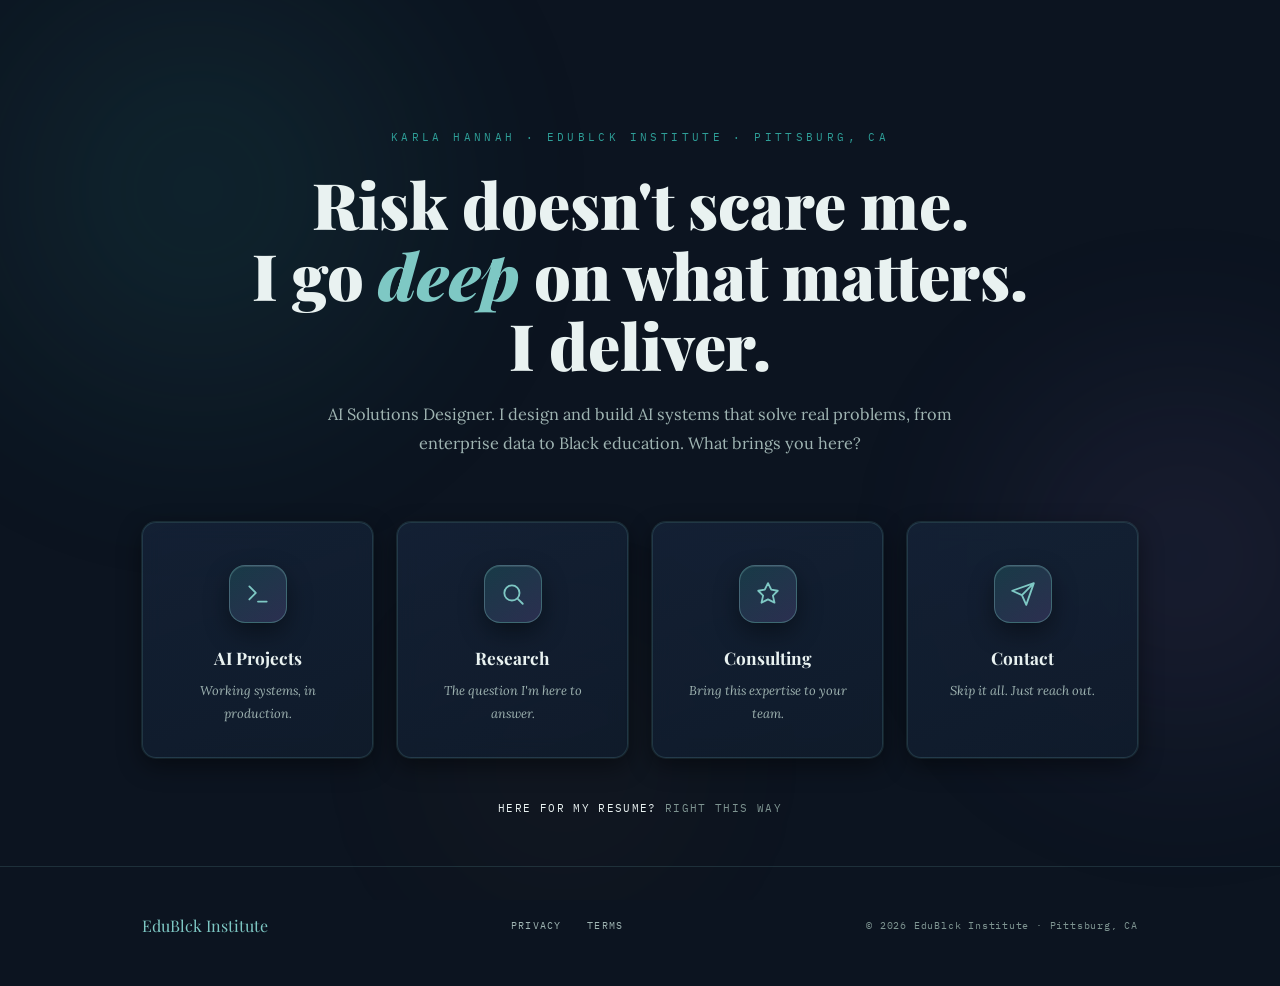
<file: index.html>
<!DOCTYPE html>
<html lang="en">
<head>
    <meta charset="UTF-8">
    <meta name="viewport" content="width=device-width, initial-scale=1.0">
    <title>Karla Hannah · EduBlck Institute</title>
    <meta name="description" content="Karla Hannah takes calculated risks on hard problems in AI, education, and equity. Researcher, consultant, and builder. Founder of EduBlck Institute, Pittsburg, CA.">
    <meta property="og:type" content="website">
    <meta property="og:title" content="Karla Hannah · EduBlck Institute">
    <meta property="og:description" content="Risk doesn't scare me. I go deep on what matters. I deliver. AI projects, research, consulting, and more.">
    <meta property="og:url" content="https://edublckinstitute.com/">
    <meta property="og:site_name" content="EduBlck Institute">
    <meta name="twitter:card" content="summary">
    <meta name="twitter:title" content="Karla Hannah · EduBlck Institute">
    <meta name="twitter:description" content="Risk doesn't scare me. I go deep on what matters. I deliver. AI projects, research, consulting, and more.">
    <link rel="preconnect" href="https://fonts.googleapis.com">
    <link rel="preconnect" href="https://fonts.gstatic.com" crossorigin>
    <link href="https://fonts.googleapis.com/css2?family=Playfair+Display:ital,wght@0,700;0,900;1,700;1,900&family=Lora:ital,wght@0,400;0,500;1,400&family=IBM+Plex+Mono:wght@400;500&display=swap" rel="stylesheet">
    <link rel="stylesheet" href="styles.css">
</head>
<body>

<a class="skip-link" href="#main">Skip to main content</a>

<div class="aurora" aria-hidden="true">
    <div class="blob b1"></div>
    <div class="blob b2"></div>
    <div class="blob b3"></div>
</div>

<div class="page">
<main id="main">
    <div class="wrap">

        <header class="fork-head">
            <p class="eyebrow reveal">Karla Hannah · EduBlck Institute · Pittsburg, CA</p>
            <h1 class="page-title reveal">Risk doesn't scare me.<br>I go <span class="kinetic">deep</span> on what matters.<br>I deliver.</h1>
            <p class="page-intro reveal">AI Solutions Designer. I design and build AI systems that solve real problems, from enterprise data to Black education. What brings you here?</p>
        </header>

        <nav class="tile-grid" aria-label="Choose your path">
            <a class="path-tile reveal" href="projects.html">
                <div class="tile-icon"><svg viewBox="0 0 24 24" aria-hidden="true"><path d="M4 17l6-6-6-6M12 19h8"/></svg></div>
                <p class="tile-name">AI Projects</p>
                <p class="tile-line">Working systems, in production.</p>
                <div class="tile-glow"></div>
            </a>
            <a class="path-tile reveal" href="research.html">
                <div class="tile-icon"><svg viewBox="0 0 24 24" aria-hidden="true"><circle cx="11" cy="11" r="7"/><path d="M21 21l-4.35-4.35"/></svg></div>
                <p class="tile-name">Research</p>
                <p class="tile-line">The question I'm here to answer.</p>
                <div class="tile-glow"></div>
            </a>
            <a class="path-tile reveal" href="consulting.html">
                <div class="tile-icon"><svg viewBox="0 0 24 24" aria-hidden="true"><path d="M12 2l3 6 6 1-4.5 4.5L18 20l-6-3-6 3 1.5-6.5L3 9l6-1z"/></svg></div>
                <p class="tile-name">Consulting</p>
                <p class="tile-line">Bring this expertise to your team.</p>
                <div class="tile-glow"></div>
            </a>
            <a class="path-tile reveal" href="contact.html">
                <div class="tile-icon"><svg viewBox="0 0 24 24" aria-hidden="true"><path d="M22 2L11 13M22 2l-7 20-4-9-9-4z"/></svg></div>
                <p class="tile-name">Contact</p>
                <p class="tile-line">Skip it all. Just reach out.</p>
                <div class="tile-glow"></div>
            </a>
        </nav>

        <p class="fast-lane reveal">Here for my resume? <a href="resume.html">Right this way</a></p>

    </div>
</main>

    <footer>
        <div class="wrap foot-inner">
            <span class="foot-logo">EduBlck Institute</span>
            <div class="foot-links">
                <a href="privacy.html">Privacy</a>
                <a href="terms.html">Terms</a>
            </div>
            <p class="foot-line">© 2026 EduBlck Institute · Pittsburg, CA</p>
        </div>
    </footer>
</div>

<script src="app.js"></script>
</body>
</html>
</file>
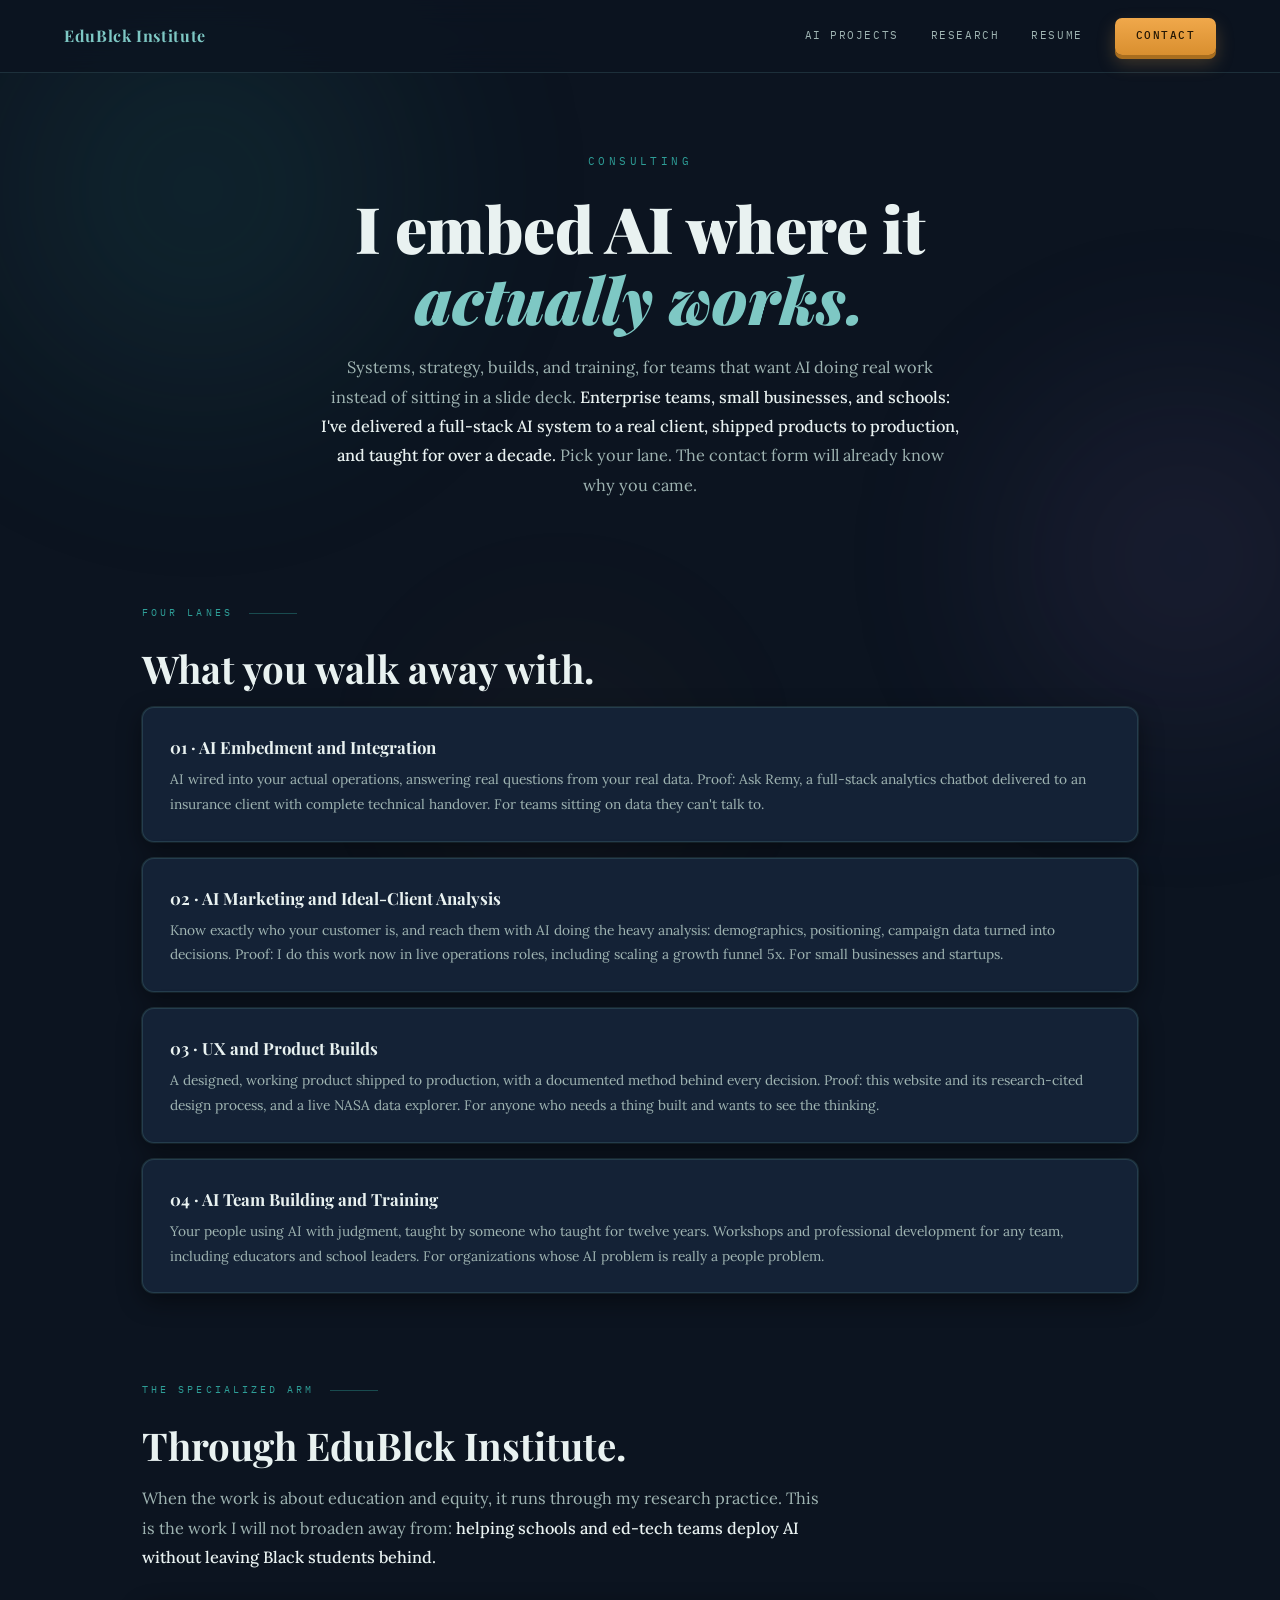
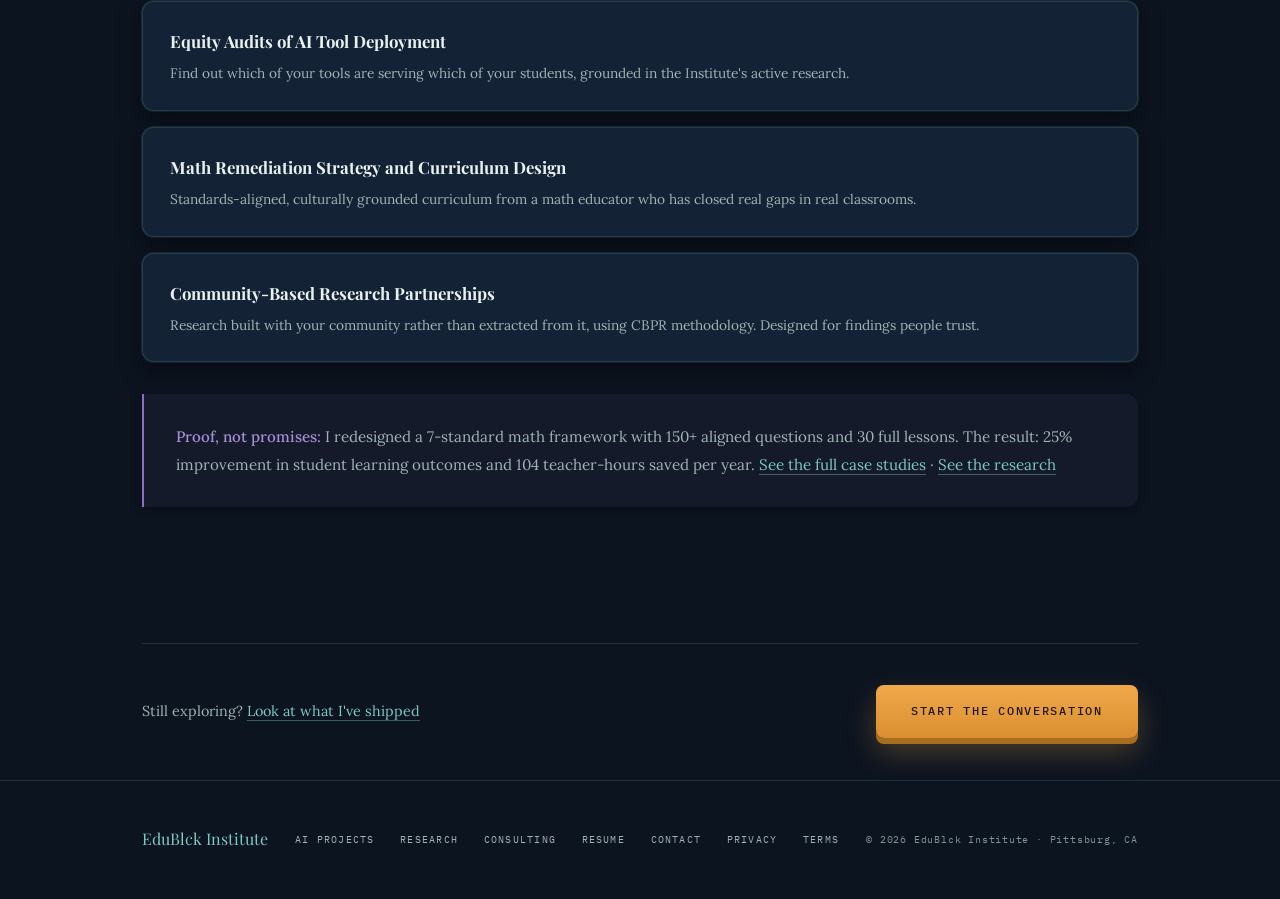
<file: consulting.html>
<!DOCTYPE html>
<html lang="en">
<head>
    <meta charset="UTF-8">
    <meta name="viewport" content="width=device-width, initial-scale=1.0">
    <title>Consulting · Karla Hannah</title>
    <meta name="description" content="AI embedment, AI-driven marketing analysis, UX and product builds, and AI team training, for enterprises, small businesses, and schools. Education equity work runs through EduBlck Institute.">
    <link rel="preconnect" href="https://fonts.googleapis.com">
    <link rel="preconnect" href="https://fonts.gstatic.com" crossorigin>
    <link href="https://fonts.googleapis.com/css2?family=Playfair+Display:ital,wght@0,700;0,900;1,700;1,900&family=Lora:ital,wght@0,400;0,500;1,400&family=IBM+Plex+Mono:wght@400;500&display=swap" rel="stylesheet">
    <link rel="stylesheet" href="styles.css">
</head>
<body>

<a class="skip-link" href="#main">Skip to main content</a>

<div class="aurora" aria-hidden="true">
    <div class="blob b1"></div>
    <div class="blob b2"></div>
    <div class="blob b3"></div>
</div>

<nav class="slim">
    <a href="index.html" class="nav-logo">EduBlck Institute</a>
    <a href="projects.html" class="nav-link">AI Projects</a>
    <a href="research.html" class="nav-link">Research</a>
    <a href="resume.html" class="nav-link">Resume</a>
    <a href="contact.html" class="nav-cta">Contact</a>
    <button class="hamburger" id="hamburger" aria-label="Open menu" aria-expanded="false"><span></span><span></span><span></span></button>
</nav>
<div class="drawer-overlay" id="drawerOverlay"></div>
<div class="mobile-drawer" id="mobileDrawer">
    <a href="index.html">Home</a>
    <a href="projects.html">AI Projects</a>
    <a href="research.html">Research</a>
    <a href="resume.html">Resume</a>
    <a href="contact.html">Contact</a>
</div>

<div class="page">
<main id="main">
    <div class="wrap">

        <header class="page-head">
            <p class="eyebrow reveal">Consulting</p>
            <h1 class="page-title reveal">I embed AI where it <span class="kinetic">actually works.</span></h1>
            <p class="page-intro reveal">Systems, strategy, builds, and training, for teams that want AI doing real work instead of sitting in a slide deck. <strong>Enterprise teams, small businesses, and schools: I've delivered a full-stack AI system to a real client, shipped products to production, and taught for over a decade.</strong> Pick your lane. The contact form will already know why you came.</p>
        </header>

        <section class="section">
            <p class="sec-label reveal">Four lanes</p>
            <h2 class="reveal">What you walk away with.</h2>

            <a class="svc-card reveal" href="contact.html?interest=embed">
                <span class="svc-arrow">→</span>
                <p class="svc-name">01 · AI Embedment and Integration</p>
                <p class="svc-result">AI wired into your actual operations, answering real questions from your real data. Proof: Ask Remy, a full-stack analytics chatbot delivered to an insurance client with complete technical handover. For teams sitting on data they can't talk to.</p>
            </a>
            <a class="svc-card reveal" href="contact.html?interest=marketing">
                <span class="svc-arrow">→</span>
                <p class="svc-name">02 · AI Marketing and Ideal-Client Analysis</p>
                <p class="svc-result">Know exactly who your customer is, and reach them with AI doing the heavy analysis: demographics, positioning, campaign data turned into decisions. Proof: I do this work now in live operations roles, including scaling a growth funnel 5x. For small businesses and startups.</p>
            </a>
            <a class="svc-card reveal" href="contact.html?interest=ux">
                <span class="svc-arrow">→</span>
                <p class="svc-name">03 · UX and Product Builds</p>
                <p class="svc-result">A designed, working product shipped to production, with a documented method behind every decision. Proof: this website and its research-cited design process, and a live NASA data explorer. For anyone who needs a thing built and wants to see the thinking.</p>
            </a>
            <a class="svc-card reveal" href="contact.html?interest=training">
                <span class="svc-arrow">→</span>
                <p class="svc-name">04 · AI Team Building and Training</p>
                <p class="svc-result">Your people using AI with judgment, taught by someone who taught for twelve years. Workshops and professional development for any team, including educators and school leaders. For organizations whose AI problem is really a people problem.</p>
            </a>
        </section>

        <section class="section" style="padding-top:0;">
            <p class="sec-label reveal">The specialized arm</p>
            <h2 class="reveal">Through EduBlck Institute.</h2>
            <p class="page-intro reveal" style="margin:0 0 1.8rem; text-align:left; max-width:680px;">When the work is about education and equity, it runs through my research practice. This is the work I will not broaden away from: <strong>helping schools and ed-tech teams deploy AI without leaving Black students behind.</strong></p>
            <a class="svc-card reveal" href="contact.html?interest=institute">
                <span class="svc-arrow">→</span>
                <p class="svc-name">Equity Audits of AI Tool Deployment</p>
                <p class="svc-result">Find out which of your tools are serving which of your students, grounded in the Institute's active research.</p>
            </a>
            <a class="svc-card reveal" href="contact.html?interest=institute">
                <span class="svc-arrow">→</span>
                <p class="svc-name">Math Remediation Strategy and Curriculum Design</p>
                <p class="svc-result">Standards-aligned, culturally grounded curriculum from a math educator who has closed real gaps in real classrooms.</p>
            </a>
            <a class="svc-card reveal" href="contact.html?interest=research">
                <span class="svc-arrow">→</span>
                <p class="svc-name">Community-Based Research Partnerships</p>
                <p class="svc-result">Research built with your community rather than extracted from it, using CBPR methodology. Designed for findings people trust.</p>
            </a>
            <div class="proof-block reveal">
                <p><strong>Proof, not promises:</strong> I redesigned a 7-standard math framework with 150+ aligned questions and 30 full lessons. The result: 25% improvement in student learning outcomes and 104 teacher-hours saved per year. <a href="projects.html">See the full case studies</a> · <a href="research.html">See the research</a></p>
            </div>
        </section>

        <div class="cta-band reveal">
            <p class="cta-related">Still exploring? <a href="projects.html">Look at what I've shipped</a></p>
            <a href="contact.html?interest=general" class="btn btn-primary">Start the conversation</a>
        </div>
    </div>
</main>

    <footer>
        <div class="wrap foot-inner">
            <span class="foot-logo">EduBlck Institute</span>
            <div class="foot-links">
                <a href="projects.html">AI Projects</a>
                <a href="research.html">Research</a>
                <a href="consulting.html">Consulting</a>
                <a href="resume.html">Resume</a>
                <a href="contact.html">Contact</a>
                <a href="privacy.html">Privacy</a>
                <a href="terms.html">Terms</a>
            </div>
            <p class="foot-line">© 2026 EduBlck Institute · Pittsburg, CA</p>
        </div>
    </footer>
</div>

<script src="app.js"></script>
</body>
</html>
</file>
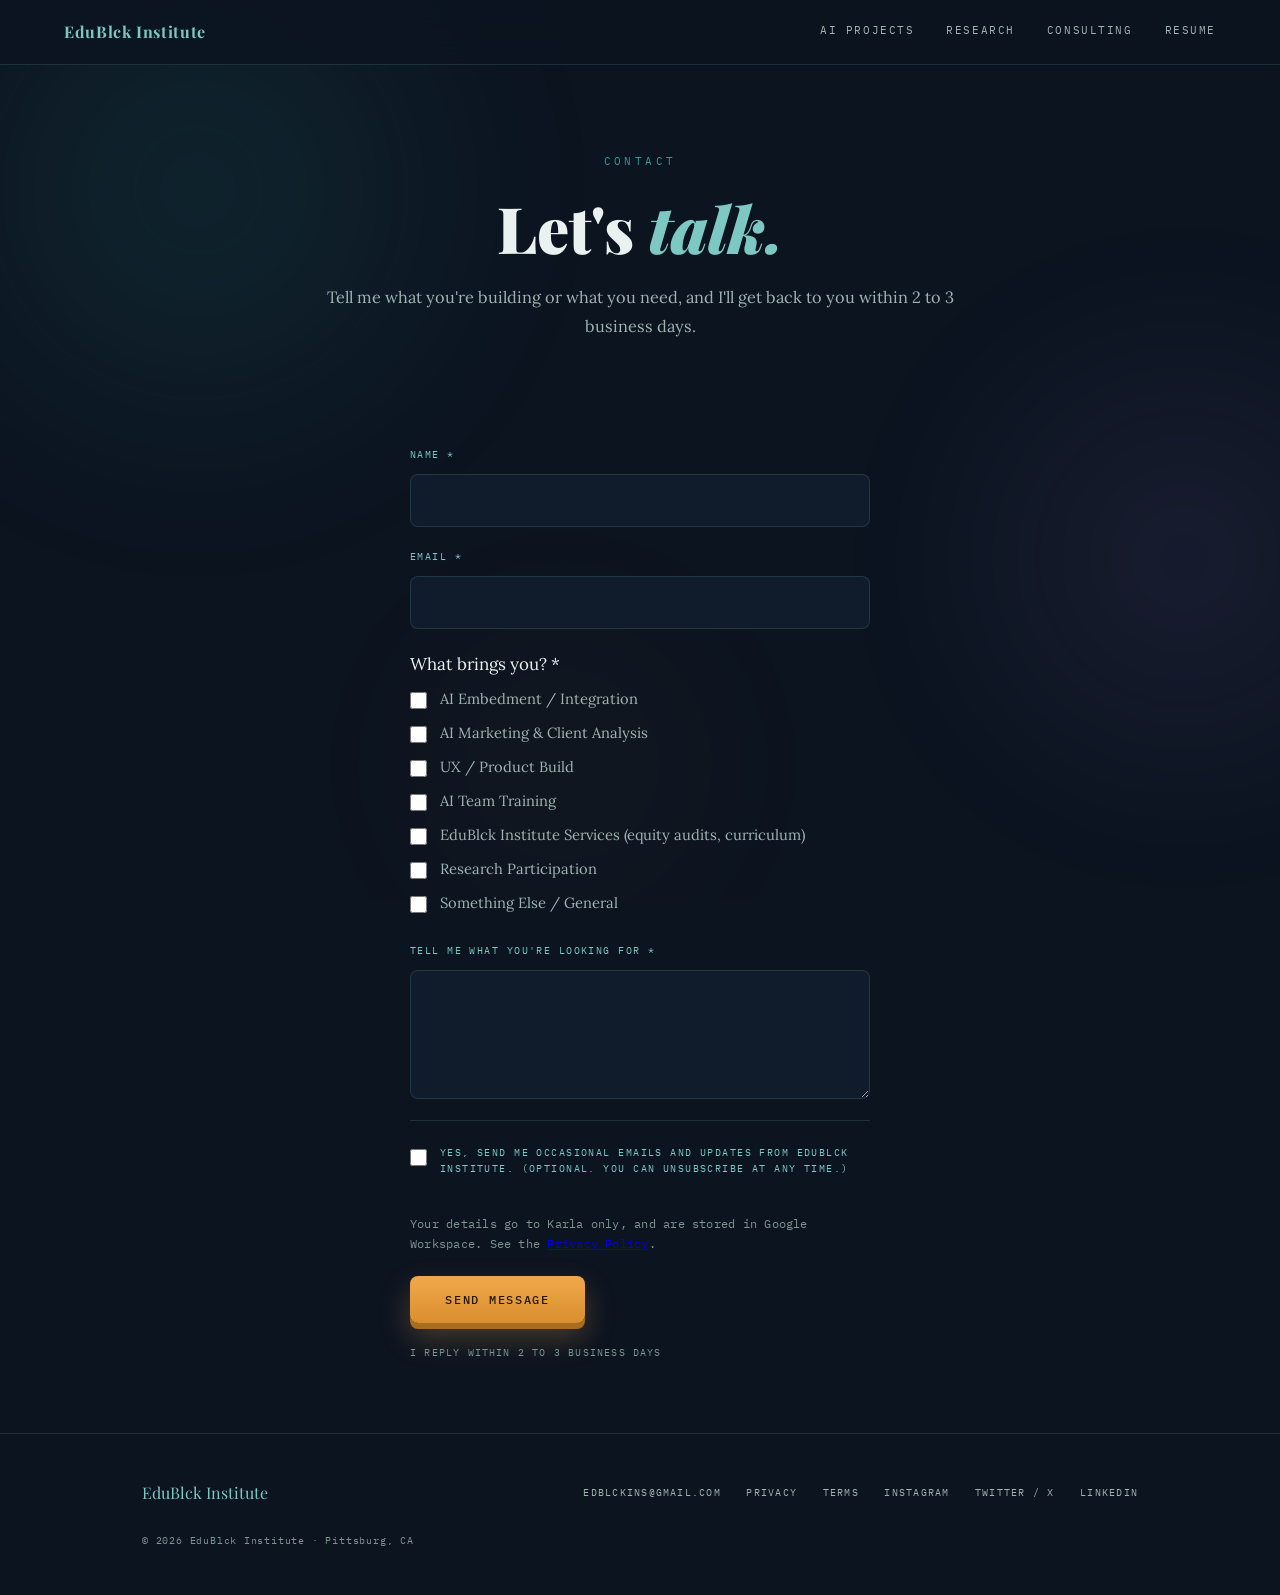
<file: contact.html>
<!DOCTYPE html>
<html lang="en">
<head>
    <meta charset="UTF-8">
    <meta name="viewport" content="width=device-width, initial-scale=1.0">
    <title>Contact · Karla Hannah</title>
    <meta name="description" content="Reach Karla Hannah and EduBlck Institute directly. Replies within 2 to 3 business days.">
    <link rel="preconnect" href="https://fonts.googleapis.com">
    <link rel="preconnect" href="https://fonts.gstatic.com" crossorigin>
    <link href="https://fonts.googleapis.com/css2?family=Playfair+Display:ital,wght@0,700;0,900;1,700;1,900&family=Lora:ital,wght@0,400;0,500;1,400&family=IBM+Plex+Mono:wght@400;500&display=swap" rel="stylesheet">
    <link rel="stylesheet" href="styles.css">
</head>
<body>

<a class="skip-link" href="#main">Skip to main content</a>

<div class="aurora" aria-hidden="true">
    <div class="blob b1"></div>
    <div class="blob b2"></div>
    <div class="blob b3"></div>
</div>

<nav class="slim">
    <a href="index.html" class="nav-logo">EduBlck Institute</a>
    <a href="projects.html" class="nav-link">AI Projects</a>
    <a href="research.html" class="nav-link">Research</a>
    <a href="consulting.html" class="nav-link">Consulting</a>
    <a href="resume.html" class="nav-link">Resume</a>
    <button class="hamburger" id="hamburger" aria-label="Open menu" aria-expanded="false"><span></span><span></span><span></span></button>
</nav>
<div class="drawer-overlay" id="drawerOverlay"></div>
<div class="mobile-drawer" id="mobileDrawer">
    <a href="index.html">Home</a>
    <a href="projects.html">AI Projects</a>
    <a href="research.html">Research</a>
    <a href="consulting.html">Consulting</a>
    <a href="resume.html">Resume</a>
</div>

<div class="page">
<main id="main">
    <div class="wrap">

        <header class="page-head">
            <p class="eyebrow reveal">Contact</p>
            <h1 class="page-title reveal">Let's <span class="kinetic">talk.</span></h1>
            <p class="page-intro reveal">Tell me what you're building or what you need, and I'll get back to you within 2 to 3 business days.</p>
        </header>

        <section class="section">
            <form id="contactForm" class="form-col">
                <div class="f-group reveal">
                    <label for="name">Name *</label>
                    <span class="visually-hidden" id="nameHint">Enter the name you would like to be called.</span>
                    <input type="text" id="name" name="name" autocomplete="name" aria-describedby="nameHint" required>
                </div>

                <div class="f-group reveal">
                    <label for="email">Email *</label>
                    <input type="email" id="email" name="email" autocomplete="email" required>
                </div>

                <div class="f-group reveal">
                  <fieldset class="f-fieldset" aria-describedby="workWithError">
                    <legend class="f-legend">What brings you? *</legend>
                    <div class="check-group">
                        <label class="check-label"><input type="checkbox" name="workWith" value="AI embedment / integration"> AI Embedment / Integration</label>
                        <label class="check-label"><input type="checkbox" name="workWith" value="AI marketing & client analysis"> AI Marketing &amp; Client Analysis</label>
                        <label class="check-label"><input type="checkbox" name="workWith" value="UX / product build"> UX / Product Build</label>
                        <label class="check-label"><input type="checkbox" name="workWith" value="AI team training"> AI Team Training</label>
                        <label class="check-label"><input type="checkbox" name="workWith" value="EduBlck Institute services"> EduBlck Institute Services (equity audits, curriculum)</label>
                        <label class="check-label"><input type="checkbox" name="workWith" value="Research participation"> Research Participation</label>
                        <label class="check-label"><input type="checkbox" name="workWith" value="General inquiry"> Something Else / General</label>
                    </div>
                    <span class="err" id="workWithError" role="alert" aria-live="polite"></span>
                  </fieldset>
                </div>

                <div class="f-group reveal">
                    <label for="message">Tell me what you're looking for *</label>
                    <textarea id="message" name="message" rows="5" required></textarea>
                </div>

                <div class="f-group consent-group reveal">
                    <label class="check-label"><input type="checkbox" id="marketingConsent" name="marketingConsent"> Yes, send me occasional emails and updates from EduBlck Institute. (Optional. You can unsubscribe at any time.)</label>
                    <span class="err" id="consentError" role="alert" aria-live="polite"></span>
                </div>
                <p class="reply-line reveal" style="text-transform:none;letter-spacing:0.02em;font-size:0.72rem;">
                    Your details go to Karla only, and are stored in Google Workspace. See the
                    <a href="privacy.html">Privacy Policy</a>.
                </p>

                <button type="submit" class="btn btn-primary reveal" style="align-self:flex-start;">Send Message</button>
                <p class="reply-line reveal">I reply within 2 to 3 business days</p>
                <div id="formMessage" class="form-msg" role="status"></div>
            </form>
        </section>
    </div>
</main>

    <footer>
        <div class="wrap foot-inner">
            <span class="foot-logo">EduBlck Institute</span>
            <div class="foot-links">
                <a href="mailto:edblckins@gmail.com">edblckins@gmail.com</a>
                <a href="privacy.html">Privacy</a>
                <a href="terms.html">Terms</a>
                <a href="https://www.instagram.com/EduBlckInstitute" target="_blank" rel="noopener">Instagram</a>
                <a href="https://x.com/EduBlckInstitute" target="_blank" rel="noopener">Twitter / X</a>
                <a href="https://www.linkedin.com/in/karlam2/" target="_blank" rel="noopener">LinkedIn</a>
            </div>
            <p class="foot-line">© 2026 EduBlck Institute · Pittsburg, CA</p>
        </div>
    </footer>
</div>

<script src="app.js"></script>
</body>
</html>
</file>
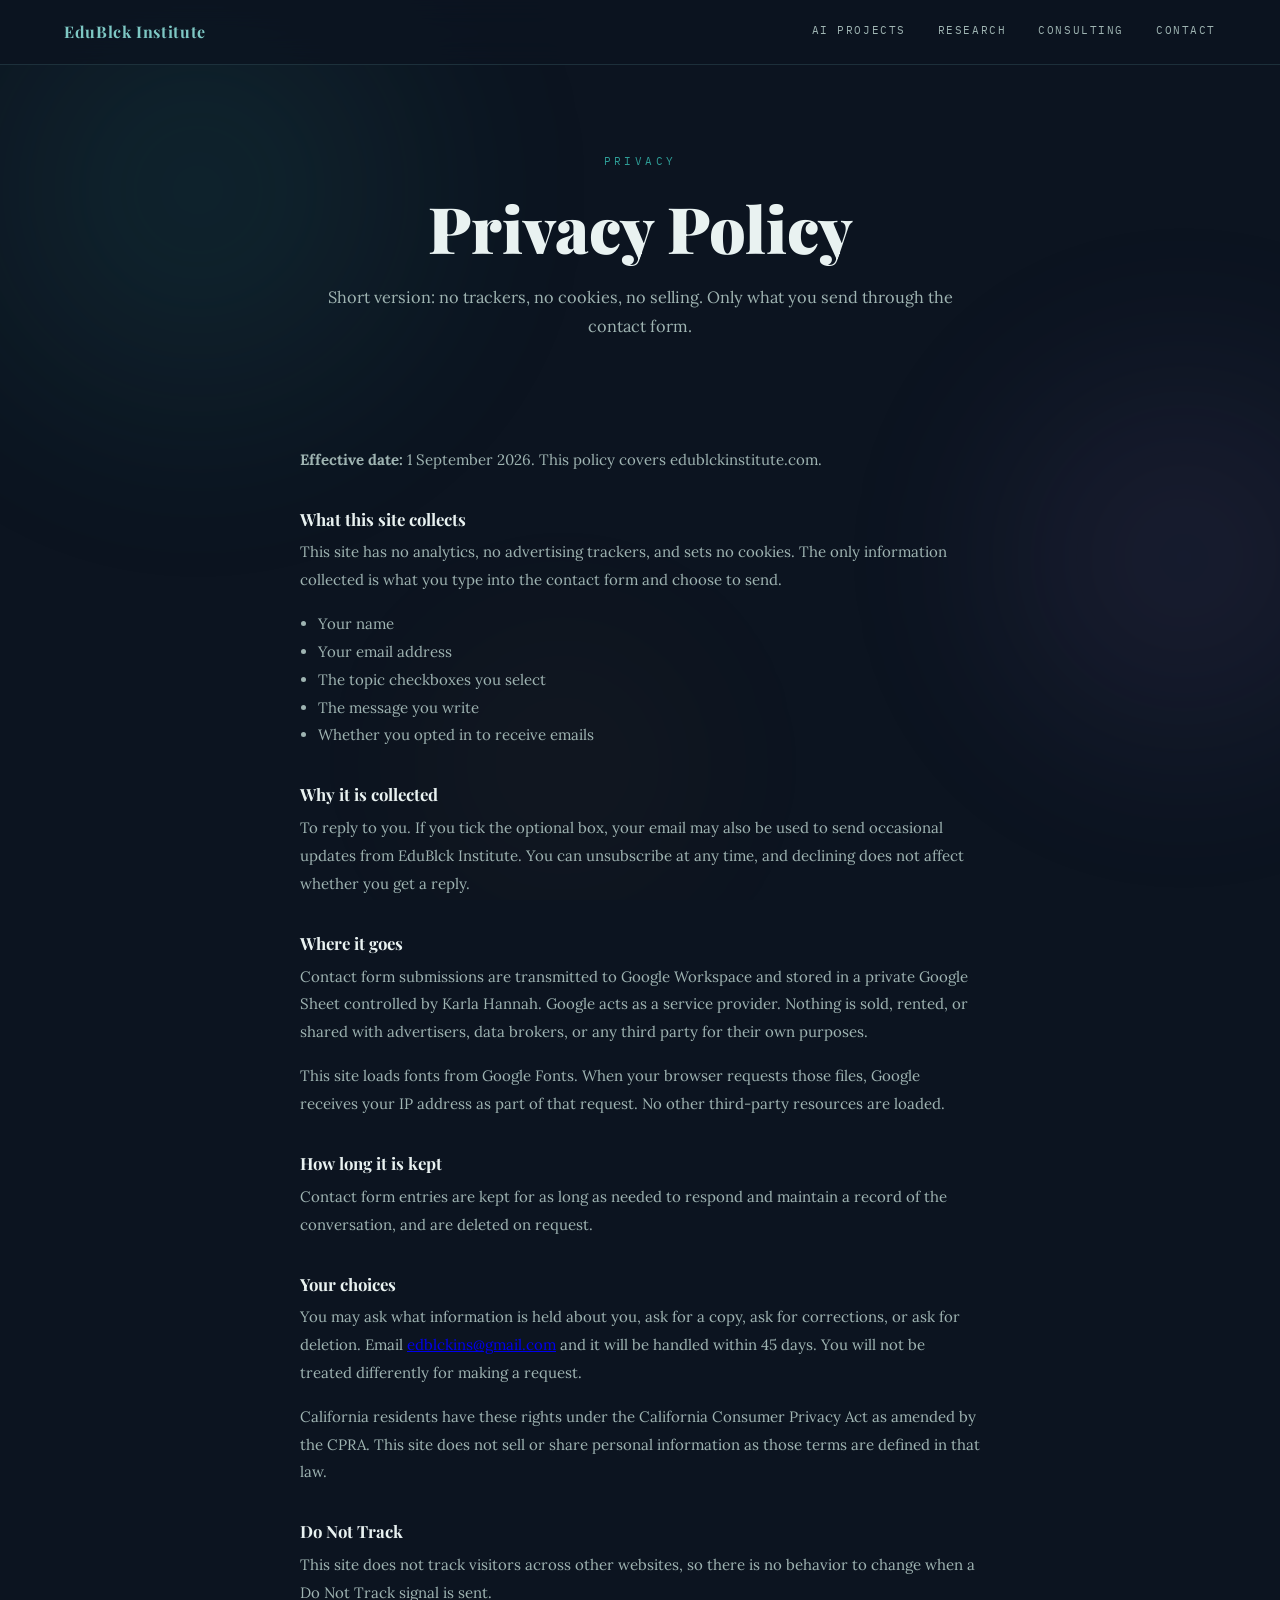
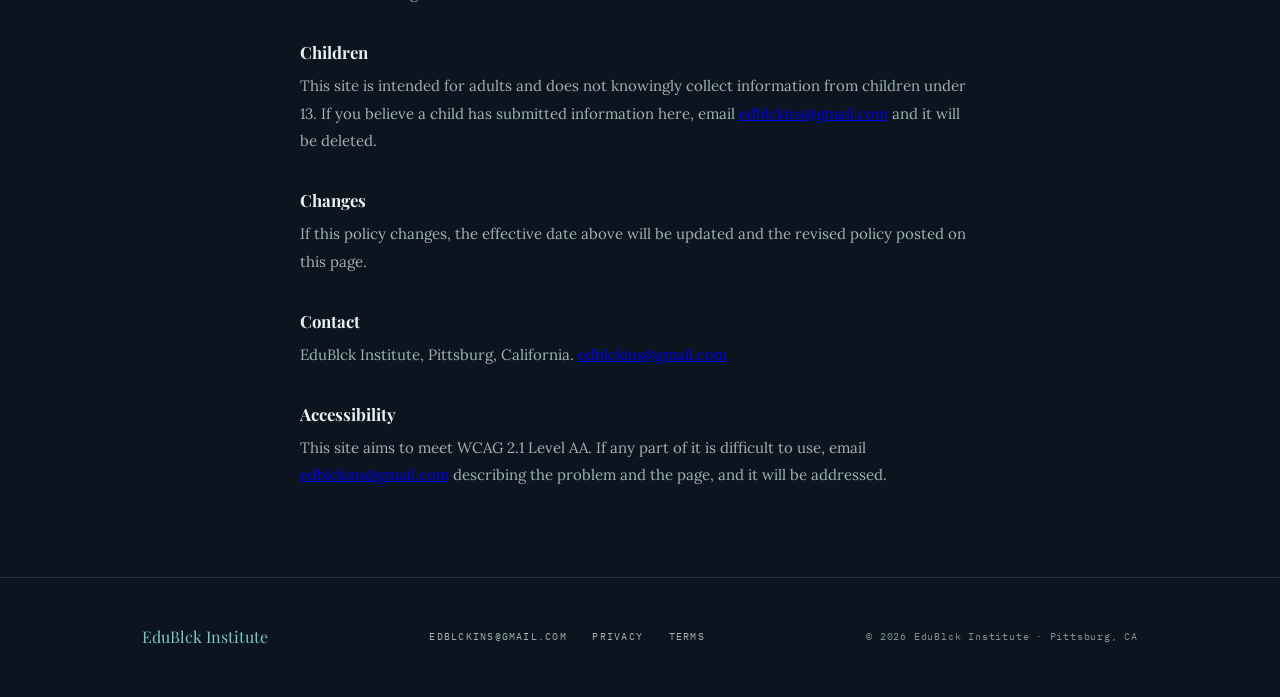
<file: privacy.html>
<!DOCTYPE html>
<html lang="en">
<head>
    <meta charset="UTF-8">
    <meta name="viewport" content="width=device-width, initial-scale=1.0">
    <title>Privacy Policy · EduBlck Institute</title>
    <meta name="description" content="How EduBlck Institute handles information collected through edublckinstitute.com.">
    <link rel="preconnect" href="https://fonts.googleapis.com">
    <link rel="preconnect" href="https://fonts.gstatic.com" crossorigin>
    <link href="https://fonts.googleapis.com/css2?family=Playfair+Display:ital,wght@0,700;0,900;1,700;1,900&family=Lora:ital,wght@0,400;0,500;1,400&family=IBM+Plex+Mono:wght@400;500&display=swap" rel="stylesheet">
    <link rel="stylesheet" href="styles.css">
</head>
<body>

<a class="skip-link" href="#main">Skip to main content</a>

<div class="aurora" aria-hidden="true">
    <div class="blob b1"></div>
    <div class="blob b2"></div>
    <div class="blob b3"></div>
</div>

<nav class="slim">
    <a href="index.html" class="nav-logo">EduBlck Institute</a>
    <a href="projects.html" class="nav-link">AI Projects</a>
    <a href="research.html" class="nav-link">Research</a>
    <a href="consulting.html" class="nav-link">Consulting</a>
    <a href="contact.html" class="nav-link">Contact</a>
    <button class="hamburger" id="hamburger" aria-label="Open menu" aria-expanded="false"><span></span><span></span><span></span></button>
</nav>
<div class="drawer-overlay" id="drawerOverlay"></div>
<div class="mobile-drawer" id="mobileDrawer">
    <a href="index.html">Home</a>
    <a href="projects.html">AI Projects</a>
    <a href="research.html">Research</a>
    <a href="consulting.html">Consulting</a>
    <a href="contact.html">Contact</a>
</div>

<div class="page">
<main id="main">
    <div class="wrap">

        <header class="page-head">
            <p class="eyebrow">Privacy</p>
            <h1 class="page-title">Privacy Policy</h1>
            <p class="page-intro">Short version: no trackers, no cookies, no selling. Only what you send through the contact form.</p>
        </header>

        <section class="section" style="max-width:680px;margin:0 auto;">
            <p style="color:var(--seaglass-muted);font-size:0.94rem;line-height:1.85;margin-bottom:1rem;"><strong>Effective date:</strong> 1 September 2026. This policy covers edublckinstitute.com.</p>

            <h2 style="font-family:var(--display,inherit);font-size:1.05rem;margin:2.2rem 0 0.6rem;">What this site collects</h2>
            <p style="color:var(--seaglass-muted);font-size:0.94rem;line-height:1.85;margin-bottom:1rem;">This site has no analytics, no advertising trackers, and sets no cookies. The only information collected is what you type into the contact form and choose to send.</p>
            <ul style="color:var(--seaglass-muted);font-size:0.94rem;line-height:1.85;margin:0 0 1rem 1.1rem;">
                <li>Your name</li>
                <li>Your email address</li>
                <li>The topic checkboxes you select</li>
                <li>The message you write</li>
                <li>Whether you opted in to receive emails</li>
            </ul>

            <h2 style="font-family:var(--display,inherit);font-size:1.05rem;margin:2.2rem 0 0.6rem;">Why it is collected</h2>
            <p style="color:var(--seaglass-muted);font-size:0.94rem;line-height:1.85;margin-bottom:1rem;">To reply to you. If you tick the optional box, your email may also be used to send occasional updates from EduBlck Institute. You can unsubscribe at any time, and declining does not affect whether you get a reply.</p>

            <h2 style="font-family:var(--display,inherit);font-size:1.05rem;margin:2.2rem 0 0.6rem;">Where it goes</h2>
            <p style="color:var(--seaglass-muted);font-size:0.94rem;line-height:1.85;margin-bottom:1rem;">Contact form submissions are transmitted to Google Workspace and stored in a private Google Sheet controlled by Karla Hannah. Google acts as a service provider. Nothing is sold, rented, or shared with advertisers, data brokers, or any third party for their own purposes.</p>
            <p style="color:var(--seaglass-muted);font-size:0.94rem;line-height:1.85;margin-bottom:1rem;">This site loads fonts from Google Fonts. When your browser requests those files, Google receives your IP address as part of that request. No other third-party resources are loaded.</p>

            <h2 style="font-family:var(--display,inherit);font-size:1.05rem;margin:2.2rem 0 0.6rem;">How long it is kept</h2>
            <p style="color:var(--seaglass-muted);font-size:0.94rem;line-height:1.85;margin-bottom:1rem;">Contact form entries are kept for as long as needed to respond and maintain a record of the conversation, and are deleted on request.</p>

            <h2 style="font-family:var(--display,inherit);font-size:1.05rem;margin:2.2rem 0 0.6rem;">Your choices</h2>
            <p style="color:var(--seaglass-muted);font-size:0.94rem;line-height:1.85;margin-bottom:1rem;">You may ask what information is held about you, ask for a copy, ask for corrections, or ask for deletion. Email <a href="mailto:edblckins@gmail.com">edblckins@gmail.com</a> and it will be handled within 45 days. You will not be treated differently for making a request.</p>
            <p style="color:var(--seaglass-muted);font-size:0.94rem;line-height:1.85;margin-bottom:1rem;">California residents have these rights under the California Consumer Privacy Act as amended by the CPRA. This site does not sell or share personal information as those terms are defined in that law.</p>

            <h2 style="font-family:var(--display,inherit);font-size:1.05rem;margin:2.2rem 0 0.6rem;">Do Not Track</h2>
            <p style="color:var(--seaglass-muted);font-size:0.94rem;line-height:1.85;margin-bottom:1rem;">This site does not track visitors across other websites, so there is no behavior to change when a Do Not Track signal is sent.</p>

            <h2 style="font-family:var(--display,inherit);font-size:1.05rem;margin:2.2rem 0 0.6rem;">Children</h2>
            <p style="color:var(--seaglass-muted);font-size:0.94rem;line-height:1.85;margin-bottom:1rem;">This site is intended for adults and does not knowingly collect information from children under 13. If you believe a child has submitted information here, email <a href="mailto:edblckins@gmail.com">edblckins@gmail.com</a> and it will be deleted.</p>

            <h2 style="font-family:var(--display,inherit);font-size:1.05rem;margin:2.2rem 0 0.6rem;">Changes</h2>
            <p style="color:var(--seaglass-muted);font-size:0.94rem;line-height:1.85;margin-bottom:1rem;">If this policy changes, the effective date above will be updated and the revised policy posted on this page.</p>

            <h2 style="font-family:var(--display,inherit);font-size:1.05rem;margin:2.2rem 0 0.6rem;">Contact</h2>
            <p style="color:var(--seaglass-muted);font-size:0.94rem;line-height:1.85;margin-bottom:1rem;">EduBlck Institute, Pittsburg, California. <a href="mailto:edblckins@gmail.com">edblckins@gmail.com</a></p>

            <h2 style="font-family:var(--display,inherit);font-size:1.05rem;margin:2.2rem 0 0.6rem;">Accessibility</h2>
            <p style="color:var(--seaglass-muted);font-size:0.94rem;line-height:1.85;margin-bottom:1rem;">This site aims to meet WCAG 2.1 Level AA. If any part of it is difficult to use, email <a href="mailto:edblckins@gmail.com">edblckins@gmail.com</a> describing the problem and the page, and it will be addressed.</p>

        </section>
    </div>
</main>
    <footer>
        <div class="wrap foot-inner">
            <span class="foot-logo">EduBlck Institute</span>
            <div class="foot-links">
                <a href="mailto:edblckins@gmail.com">edblckins@gmail.com</a>
                <a href="privacy.html">Privacy</a>
                <a href="terms.html">Terms</a>
            </div>
            <p class="foot-line">&copy; 2026 EduBlck Institute &middot; Pittsburg, CA</p>
        </div>
    </footer>
</div>

<script src="app.js"></script>
</body>
</html>
</file>
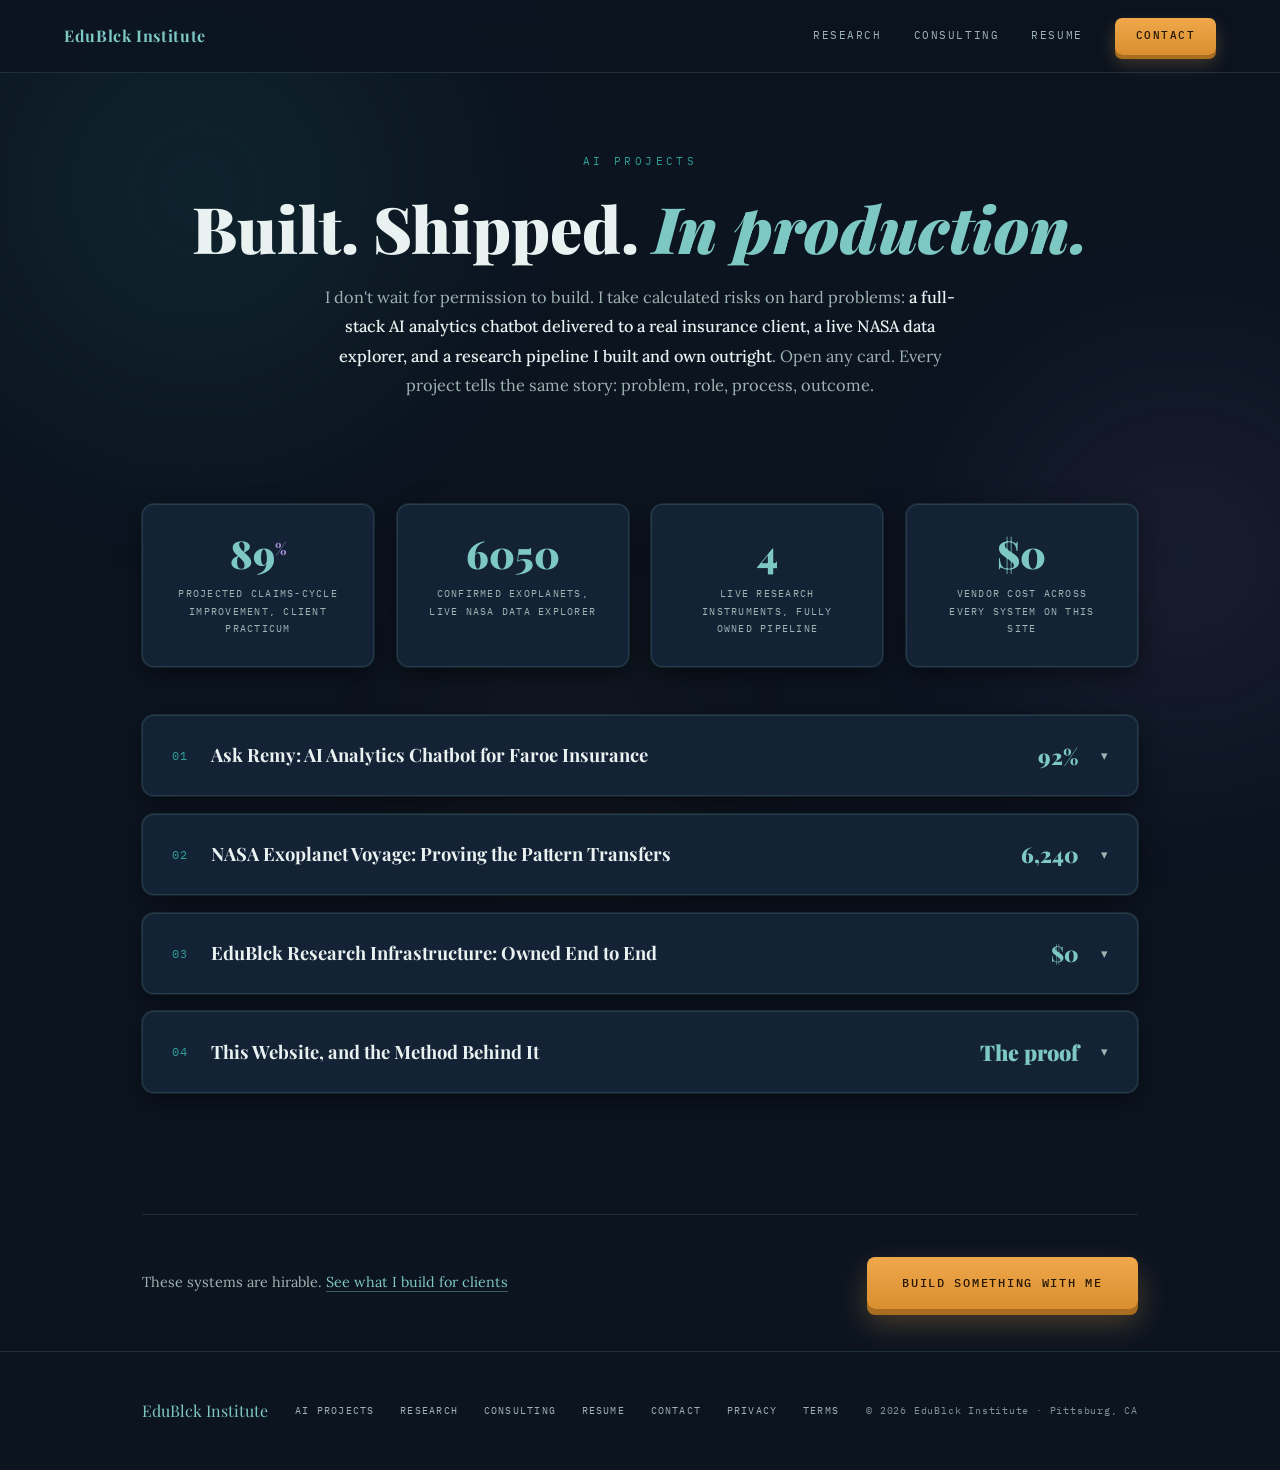
<file: projects.html>
<!DOCTYPE html>
<html lang="en">
<head>
    <meta charset="UTF-8">
    <meta name="viewport" content="width=device-width, initial-scale=1.0">
    <title>AI Projects · Karla Hannah</title>
    <meta name="description" content="Four AI systems built, shipped, and running in production: an enterprise chatbot, survey research automation, a serverless contact pipeline, and this site's own methodology.">
    <link rel="preconnect" href="https://fonts.googleapis.com">
    <link rel="preconnect" href="https://fonts.gstatic.com" crossorigin>
    <link href="https://fonts.googleapis.com/css2?family=Playfair+Display:ital,wght@0,700;0,900;1,700;1,900&family=Lora:ital,wght@0,400;0,500;1,400&family=IBM+Plex+Mono:wght@400;500&display=swap" rel="stylesheet">
    <link rel="stylesheet" href="styles.css">
</head>
<body>

<a class="skip-link" href="#main">Skip to main content</a>

<div class="aurora" aria-hidden="true">
    <div class="blob b1"></div>
    <div class="blob b2"></div>
    <div class="blob b3"></div>
</div>

<nav class="slim">
    <a href="index.html" class="nav-logo">EduBlck Institute</a>
    <a href="research.html" class="nav-link">Research</a>
    <a href="consulting.html" class="nav-link">Consulting</a>
    <a href="resume.html" class="nav-link">Resume</a>
    <a href="contact.html" class="nav-cta">Contact</a>
    <button class="hamburger" id="hamburger" aria-label="Open menu" aria-expanded="false"><span></span><span></span><span></span></button>
</nav>
<div class="drawer-overlay" id="drawerOverlay"></div>
<div class="mobile-drawer" id="mobileDrawer">
    <a href="index.html">Home</a>
    <a href="research.html">Research</a>
    <a href="consulting.html">Consulting</a>
    <a href="resume.html">Resume</a>
    <a href="contact.html">Contact</a>
</div>

<div class="page">
<main id="main">
    <div class="wrap">

        <header class="page-head">
            <p class="eyebrow reveal">AI Projects</p>
            <h1 class="page-title reveal">Built. Shipped. <span class="kinetic">In production.</span></h1>
            <p class="page-intro reveal">I don't wait for permission to build. I take calculated risks on hard problems: <strong>a full-stack AI analytics chatbot delivered to a real insurance client, a live NASA data explorer, and a research pipeline I built and own outright</strong>. Open any card. Every project tells the same story: problem, role, process, outcome.</p>
        </header>

        <section class="section">
            <div class="stat-grid" style="margin-bottom:3rem;">
                <div class="stat-card reveal"><p class="stat-num"><span class="counter" data-target="92">0</span><sup>%</sup></p><p class="stat-lbl">Projected claims-cycle improvement, client practicum</p></div>
                <div class="stat-card reveal"><p class="stat-num"><span class="counter" data-target="6240">0</span></p><p class="stat-lbl">Confirmed exoplanets, live NASA data explorer</p></div>
                <div class="stat-card reveal"><p class="stat-num"><span class="counter" data-target="4">0</span></p><p class="stat-lbl">Live research instruments, fully owned pipeline</p></div>
                <div class="stat-card reveal"><p class="stat-num">$<span class="counter" data-target="0">0</span></p><p class="stat-lbl">Vendor cost across every system on this site</p></div>
            </div>

            <div class="acc-card reveal">
                <button class="acc-head">
                    <span class="acc-index">01</span>
                    <span class="acc-title">Ask Remy: AI Analytics Chatbot for Faroe Insurance</span>
                    <span class="acc-stat">92%</span>
                    <span class="acc-chev">▾</span>
                </button>
                <div class="acc-body"><div class="acc-inner">
                    <div class="beat"><span class="beat-label">Problem</span><p>Insurance professionals at Faroe were querying operational data by hand: 30-minute lookups, 72-hour claims cycles, and non-technical staff locked out of their own data. While my MBA peers ran simulations for their capstones, I took the risk of a real client with real stakes.</p></div>
                    <div class="beat"><span class="beat-label">My role</span><p>Co-designed the system and <strong>led cross-functional technical work</strong> across data architecture, SQL optimization, API development, and conversational design, through a 27-task, 37-week engagement.</p></div>
                    <div class="beat"><span class="beat-label">Process</span><p>Built as a full-stack system: <strong>Next.js frontend, FastAPI backend, and LLM-assisted routing where the model selects from deterministic SQL tools rather than generating SQL</strong>, so every answer stays consistent and auditable. Multi-company data architecture with per-customer scoping, domain-based access control, multi-turn conversation memory, a reusable customer onboarding ETL pipeline, and a test framework.</p></div>
                    <div class="beat"><span class="beat-label">Outcome</span><p>Delivered to the client as a <strong>working demonstration system with a full technical handover</strong>: the foundation for their production expansion. Projected impact from our stakeholder analysis: 92% faster claims cycle (72 hours to 6), 98% reduction in data query time, and $100 to 200K in annual support savings.</p></div>
                    <div class="tag-row"><span class="tag">Next.js</span><span class="tag">FastAPI</span><span class="tag">LLM Routing</span><span class="tag">SQL</span><span class="tag">ETL</span></div>
                </div></div>
            </div>

            <div class="acc-card reveal">
                <button class="acc-head">
                    <span class="acc-index">02</span>
                    <span class="acc-title">NASA Exoplanet Voyage: Proving the Pattern Transfers</span>
                    <span class="acc-stat">6,240</span>
                    <span class="acc-chev">▾</span>
                </button>
                <div class="acc-body"><div class="acc-inner">
                    <div class="beat"><span class="beat-label">Problem</span><p>Ask Remy taught me a pattern: most organizations aren't short on data, they're short on ways to ask it questions. I wanted to prove that pattern wasn't a one-time fluke tied to insurance. So I rebuilt the same architecture on a completely different domain: NASA's public Exoplanet Archive, which is free but locked behind a formal query language and a 6,240-row flat table with no visual language at all.</p></div>
                    <div class="beat"><span class="beat-label">My role</span><p>Designed and built the whole thing, solo and self-directed. I've wanted to work adjacent to NASA and space data for years, so I built real, demonstrable experience toward it instead of just saying I was interested.</p></div>
                    <div class="beat"><span class="beat-label">Process</span><p>A live pipeline, not a one-time export: <strong>Python pulls current data from NASA's API, pandas cleans it, and it lands in a normalized three-table schema wrapped in a FastAPI backend with 15 validated endpoints</strong>, each checked by hand against the raw data. The frontend frames results as a voyage: Earth at the top, real light-year distances controlling the scroll. Every planet is rendered from its actual measurements, surface color from its real temperature, light tinted by its real host star, and shown as visually unknown when the data doesn't exist rather than faked.</p></div>
                    <div class="beat"><span class="beat-label">Outcome</span><p><strong>Live in production on Vercel: 6,240 confirmed exoplanets, explorable right now.</strong> Honest scope: it's a portfolio piece, not a research tool, and the data refresh is manual. What it proves is the transferable skill: schema design, API build and validation, and a designed, accessible frontend shipped through real deployment debugging. <a href="https://exoplanet-voyage-dm63-zeta.vercel.app/" target="_blank" rel="noopener" style="color:var(--teal-bright); border-bottom:1px solid rgba(126,200,196,0.4); text-decoration:none;">Visit the explorer</a> · <a href="https://github.com/AquaA-eng/Exoplanets" target="_blank" rel="noopener" style="color:var(--teal-bright); border-bottom:1px solid rgba(126,200,196,0.4); text-decoration:none;">Backend repo</a> · <a href="https://github.com/AquaA-eng/exoplanet-voyage" target="_blank" rel="noopener" style="color:var(--teal-bright); border-bottom:1px solid rgba(126,200,196,0.4); text-decoration:none;">Frontend repo</a></p></div>
                    <div class="tag-row"><span class="tag">Python</span><span class="tag">pandas</span><span class="tag">FastAPI</span><span class="tag">SQLite</span><span class="tag">React</span><span class="tag">Vite</span><span class="tag">Vercel</span></div>
                </div></div>
            </div>

            <div class="acc-card reveal">
                <button class="acc-head">
                    <span class="acc-index">03</span>
                    <span class="acc-title">EduBlck Research Infrastructure: Owned End to End</span>
                    <span class="acc-stat">$0</span>
                    <span class="acc-chev">▾</span>
                </button>
                <div class="acc-body"><div class="acc-inner">
                    <div class="beat"><span class="beat-label">Problem</span><p>EduBlck Institute needed four live research surveys and a contact pipeline without handing community data to third-party vendors, and without a monthly bill. For community-based research, data ownership is not a preference. It's the ethics.</p></div>
                    <div class="beat"><span class="beat-label">My role</span><p>Designed the research instruments and built both systems in code myself.</p></div>
                    <div class="beat"><span class="beat-label">Process</span><p>One Google Apps Script generates all four survey instruments, educator and parent tracks in short and research-partner versions, with data-integrity screening built in. A second Apps Script web app runs the contact pipeline: it validates every submission, writes it to a structured Sheet, and fires an email notification in real time. It's wired to this site's contact form right now.</p></div>
                    <div class="beat"><span class="beat-label">Outcome</span><p><strong>Four live research surveys collecting data today, a working lead pipeline, zero vendor lock-in, and full ownership of every layer.</strong> <a href="research.html" style="color:var(--teal-bright); border-bottom:1px solid rgba(126,200,196,0.4); text-decoration:none;">Take a survey on the Research page</a></p></div>
                    <div class="tag-row"><span class="tag">Google Apps Script</span><span class="tag">JavaScript</span><span class="tag">Research Design</span><span class="tag">Email Automation</span><span class="tag">CBPR</span></div>
                </div></div>
            </div>

            <div class="acc-card reveal">
                <button class="acc-head">
                    <span class="acc-index">04</span>
                    <span class="acc-title">This Website, and the Method Behind It</span>
                    <span class="acc-stat">The proof</span>
                    <span class="acc-chev">▾</span>
                </button>
                <div class="acc-body"><div class="acc-inner">
                    <div class="beat"><span class="beat-label">Problem</span><p>Most "AI built" websites are one prompt and a template. No architecture, no reasoning, no proof that thought went in.</p></div>
                    <div class="beat"><span class="beat-label">My role</span><p>Directed the full build like a design team of one: I set the story, made every decision, and used AI as the fabrication layer, not the architect.</p></div>
                    <div class="beat"><span class="beat-label">Process</span><p>Sitemap first. Then wireframes with click-by-click interaction notes. Then a content inventory auditing every block. Then a color system derived from color-theory research. Then a live design system. <strong>Every decision cited to published research before a single production line was written.</strong></p></div>
                    <div class="beat"><span class="beat-label">Outcome</span><p>A repeatable, documented methodology, not a one-off prompt. The site you're standing in is the deliverable and the case study at once.</p></div>
                    <div class="tag-row"><span class="tag">Design Method</span><span class="tag">HTML / CSS / JS</span><span class="tag">GitHub Pages</span><span class="tag">AI-Assisted Build</span></div>
                </div></div>
            </div>
        </section>

        <div class="cta-band reveal">
            <p class="cta-related">These systems are hirable. <a href="consulting.html">See what I build for clients</a></p>
            <a href="contact.html?interest=general" class="btn btn-primary">Build something with me</a>
        </div>
    </div>
</main>

    <footer>
        <div class="wrap foot-inner">
            <span class="foot-logo">EduBlck Institute</span>
            <div class="foot-links">
                <a href="projects.html">AI Projects</a>
                <a href="research.html">Research</a>
                <a href="consulting.html">Consulting</a>
                <a href="resume.html">Resume</a>
                <a href="contact.html">Contact</a>
                <a href="privacy.html">Privacy</a>
                <a href="terms.html">Terms</a>
            </div>
            <p class="foot-line">© 2026 EduBlck Institute · Pittsburg, CA</p>
        </div>
    </footer>
</div>

<script src="app.js"></script>
</body>
</html>
</file>
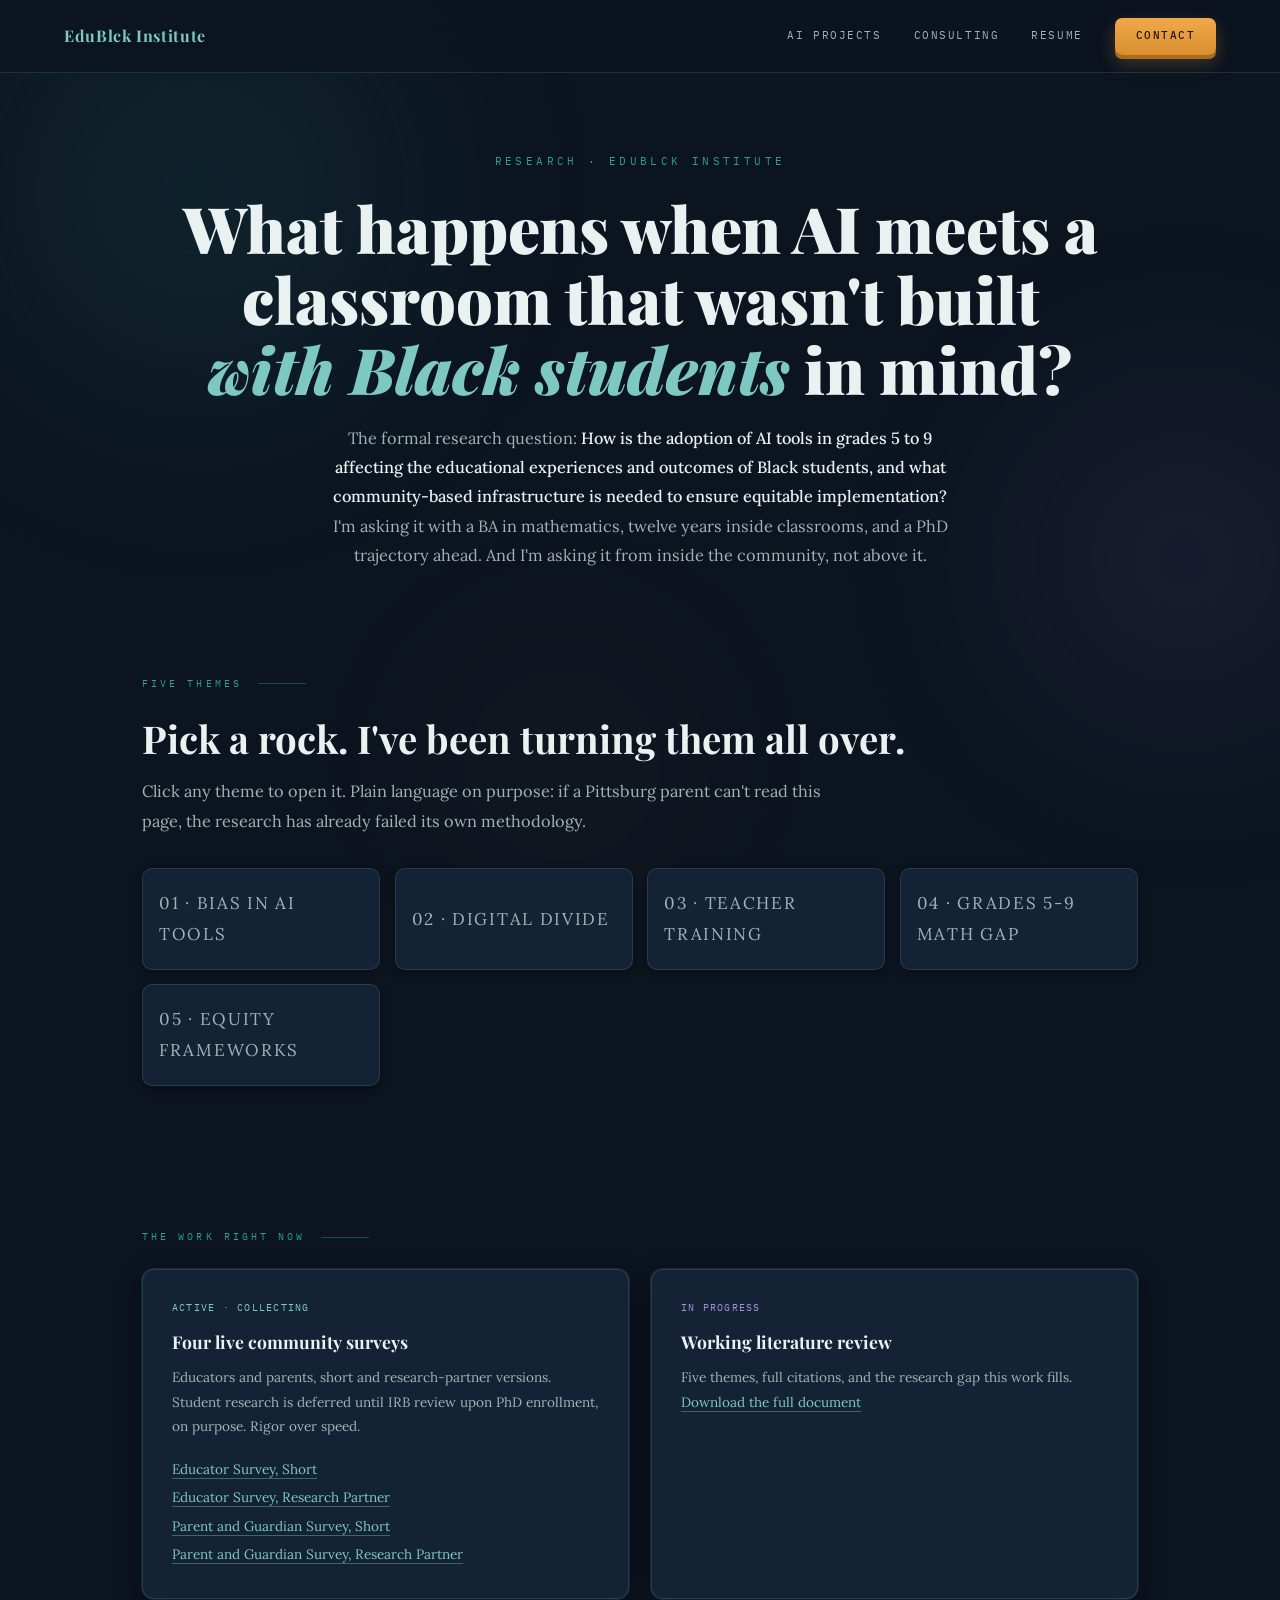
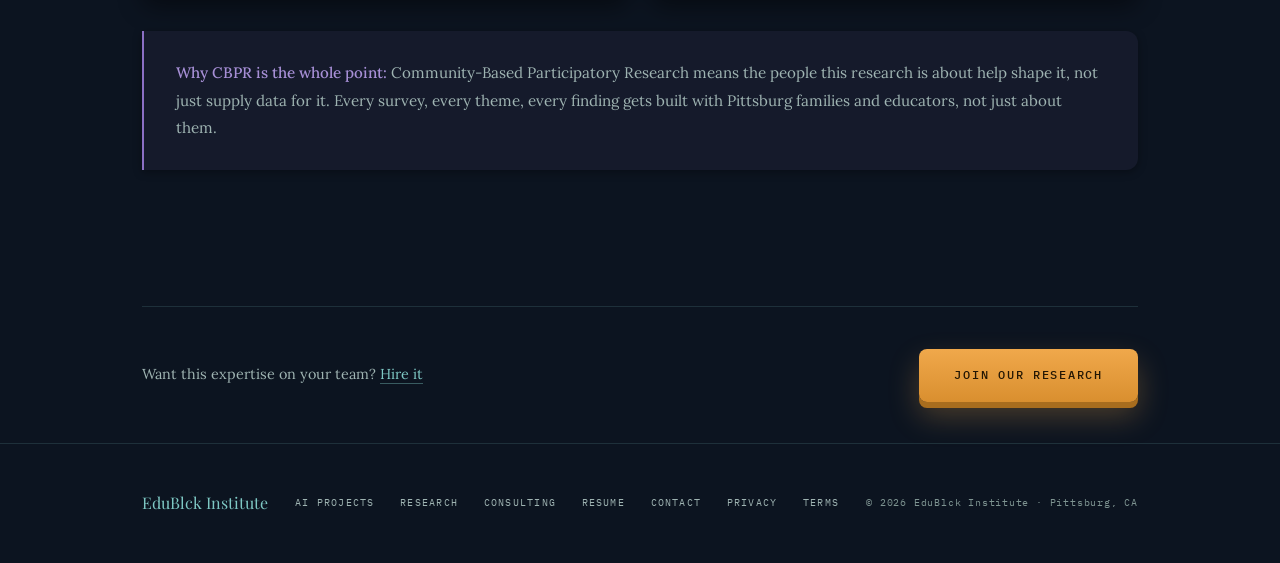
<file: research.html>
<!DOCTYPE html>
<html lang="en">
<head>
    <meta charset="UTF-8">
    <meta name="viewport" content="width=device-width, initial-scale=1.0">
    <title>Research · EduBlck Institute</title>
    <meta name="description" content="How is AI adoption in grades 5-9 affecting Black students, and what community infrastructure ensures equitable implementation? Community-Based Participatory Research from Pittsburg, CA.">
    <link rel="preconnect" href="https://fonts.googleapis.com">
    <link rel="preconnect" href="https://fonts.gstatic.com" crossorigin>
    <link href="https://fonts.googleapis.com/css2?family=Playfair+Display:ital,wght@0,700;0,900;1,700;1,900&family=Lora:ital,wght@0,400;0,500;1,400&family=IBM+Plex+Mono:wght@400;500&display=swap" rel="stylesheet">
    <link rel="stylesheet" href="styles.css">
</head>
<body>

<a class="skip-link" href="#main">Skip to main content</a>

<div class="aurora" aria-hidden="true">
    <div class="blob b1"></div>
    <div class="blob b2"></div>
    <div class="blob b3"></div>
</div>

<nav class="slim">
    <a href="index.html" class="nav-logo">EduBlck Institute</a>
    <a href="projects.html" class="nav-link">AI Projects</a>
    <a href="consulting.html" class="nav-link">Consulting</a>
    <a href="resume.html" class="nav-link">Resume</a>
    <a href="contact.html" class="nav-cta">Contact</a>
    <button class="hamburger" id="hamburger" aria-label="Open menu" aria-expanded="false"><span></span><span></span><span></span></button>
</nav>
<div class="drawer-overlay" id="drawerOverlay"></div>
<div class="mobile-drawer" id="mobileDrawer">
    <a href="index.html">Home</a>
    <a href="projects.html">AI Projects</a>
    <a href="consulting.html">Consulting</a>
    <a href="resume.html">Resume</a>
    <a href="contact.html">Contact</a>
</div>

<div class="page">
<main id="main">
    <div class="wrap">

        <header class="page-head">
            <p class="eyebrow reveal">Research · EduBlck Institute</p>
            <h1 class="page-title reveal">What happens when AI meets a classroom that wasn't built <span class="kinetic">with Black students</span> in mind?</h1>
            <p class="page-intro reveal">The formal research question: <strong>How is the adoption of AI tools in grades 5 to 9 affecting the educational experiences and outcomes of Black students, and what community-based infrastructure is needed to ensure equitable implementation?</strong> I'm asking it with a BA in mathematics, twelve years inside classrooms, and a PhD trajectory ahead. And I'm asking it from inside the community, not above it.</p>
        </header>

        <section class="section">
            <p class="sec-label reveal">Five themes</p>
            <h2 class="reveal">Pick a rock. I've been turning them all over.</h2>
            <p class="page-intro reveal" style="margin:0 0 2rem; text-align:left; max-width:680px;">Click any theme to open it. Plain language on purpose: if a Pittsburg parent can't read this page, the research has already failed its own methodology.</p>

            <div class="theme-grid reveal">
                <button type="button" class="theme-tile" data-theme="1" aria-expanded="false" aria-controls="theme-1">01 · Bias in AI Tools</button>
                <button type="button" class="theme-tile" data-theme="2" aria-expanded="false" aria-controls="theme-2">02 · Digital Divide</button>
                <button type="button" class="theme-tile" data-theme="3" aria-expanded="false" aria-controls="theme-3">03 · Teacher Training</button>
                <button type="button" class="theme-tile" data-theme="4" aria-expanded="false" aria-controls="theme-4">04 · Grades 5-9 Math Gap</button>
                <button type="button" class="theme-tile" data-theme="5" aria-expanded="false" aria-controls="theme-5">05 · Equity Frameworks</button>
            </div>

            <div class="theme-detail" id="theme-1">
                <h3>Racial Bias in AI Educational Tools</h3>
                <p class="src">McKinsey · EdTech Equity Project · Stanford</p>
                <p class="body">AI tools carry racial bias because they reflect the blind spots of their designers. The tech industry is 92.6% non-Black, and the tools being built for Black students are rarely built by people who understand their experience.</p>
            </div>
            <div class="theme-detail" id="theme-2">
                <h3>The Digital Divide and AI Access</h3>
                <p class="src">Pew Research · PPIC California · Stanford</p>
                <p class="body">72% of White teens have heard of ChatGPT versus 56% of Black teens. The awareness gap begins at home, before any teacher deploys a tool. In Pittsburg, CA, broadband equity is a live community issue.</p>
            </div>
            <div class="theme-detail" id="theme-3">
                <h3>Teacher Training and Institutional Failure</h3>
                <p class="src">RAND Corporation · U.S. Dept. of Education</p>
                <p class="body">As of fall 2024, only 47% of teachers received any AI training, typically a one-time event. Black students receive tools not designed for them, deployed by teachers not trained to use them.</p>
            </div>
            <div class="theme-detail" id="theme-4">
                <h3>The Achievement Gap at Grades 5-9</h3>
                <p class="src">EdWeek · Darling-Hammond · Hechinger Report</p>
                <p class="body">Only 39.3% of 8th graders in majority-Black schools met grade-level reading standards in 2025. In math, my own subject, students remain up to 14 points below pre-pandemic levels.</p>
            </div>
            <div class="theme-detail" id="theme-5">
                <h3>Equity-Centered Research Frameworks</h3>
                <p class="src">Ladson-Billings · Woodson · CBPR</p>
                <p class="body">Culturally Responsive Pedagogy, Community-Based Participatory Research, and Carter G. Woodson's foundational work ground every methodological decision EduBlck Institute makes.</p>
            </div>
        </section>

        <section class="section">
            <p class="sec-label reveal">The work right now</p>
            <div class="stat-grid">
                <div class="stat-card reveal" style="text-align:left;">
                    <p class="stat-lbl" style="margin:0 0 0.6rem; color:var(--teal-bright);">Active · Collecting</p>
                    <p style="font-family:var(--display); font-size:1.1rem; font-weight:700;">Four live community surveys</p>
                    <p style="font-size:0.85rem; color:var(--seaglass-muted); margin:0.5rem 0 1rem;">Educators and parents, short and research-partner versions. Student research is deferred until IRB review upon PhD enrollment, on purpose. Rigor over speed.</p>
                    <p style="font-size:0.85rem; line-height:2.1;">
                        <a href="https://docs.google.com/forms/d/e/1FAIpQLSfeBX1Olk5LFkkrq7BnOkt_ipdgy9SdfEiafeC6NfMnrPDRyQ/viewform" target="_blank" rel="noopener" style="color:var(--teal-bright); text-decoration:none; border-bottom:1px solid rgba(126,200,196,0.4);">Educator Survey, Short</a><br>
                        <a href="https://docs.google.com/forms/d/e/1FAIpQLScpGAJVkmmcVKMqNmDff4kh33JZp1tmWVx1RNMF99IUHAI7Qw/viewform" target="_blank" rel="noopener" style="color:var(--teal-bright); text-decoration:none; border-bottom:1px solid rgba(126,200,196,0.4);">Educator Survey, Research Partner</a><br>
                        <a href="https://docs.google.com/forms/d/e/1FAIpQLSfHqUiCDO91ezzdbweVr_I_dvXNRfDj147sBvMBUAxvwXk5Mw/viewform" target="_blank" rel="noopener" style="color:var(--teal-bright); text-decoration:none; border-bottom:1px solid rgba(126,200,196,0.4);">Parent and Guardian Survey, Short</a><br>
                        <a href="https://docs.google.com/forms/d/e/1FAIpQLSebKI3DPWFnUABJbRl0qAsbiofeXaCGb1LERmXKggvIa-fKZA/viewform" target="_blank" rel="noopener" style="color:var(--teal-bright); text-decoration:none; border-bottom:1px solid rgba(126,200,196,0.4);">Parent and Guardian Survey, Research Partner</a>
                    </p>
                </div>
                <div class="stat-card reveal" style="text-align:left;">
                    <p class="stat-lbl" style="margin:0 0 0.6rem; color:var(--violet-soft);">In progress</p>
                    <p style="font-family:var(--display); font-size:1.1rem; font-weight:700;">Working literature review</p>
                    <p style="font-size:0.85rem; color:var(--seaglass-muted); margin-top:0.5rem;">Five themes, full citations, and the research gap this work fills. <a href="EduBlck_Literature_Review.docx" download style="color:var(--teal-bright); text-decoration:none; border-bottom:1px solid rgba(126,200,196,0.4);">Download the full document</a></p>
                </div>
            </div>
            <div class="proof-block reveal">
                <p><strong>Why CBPR is the whole point:</strong> Community-Based Participatory Research means the people this research is about help shape it, not just supply data for it. Every survey, every theme, every finding gets built with Pittsburg families and educators, not just about them.</p>
            </div>
        </section>

        <div class="cta-band reveal">
            <p class="cta-related">Want this expertise on your team? <a href="consulting.html">Hire it</a></p>
            <a href="contact.html?interest=research" class="btn btn-primary">Join our research</a>
        </div>
    </div>
</main>

    <footer>
        <div class="wrap foot-inner">
            <span class="foot-logo">EduBlck Institute</span>
            <div class="foot-links">
                <a href="projects.html">AI Projects</a>
                <a href="research.html">Research</a>
                <a href="consulting.html">Consulting</a>
                <a href="resume.html">Resume</a>
                <a href="contact.html">Contact</a>
                <a href="privacy.html">Privacy</a>
                <a href="terms.html">Terms</a>
            </div>
            <p class="foot-line">© 2026 EduBlck Institute · Pittsburg, CA</p>
        </div>
    </footer>
</div>

<script src="app.js"></script>
</body>
</html>
</file>
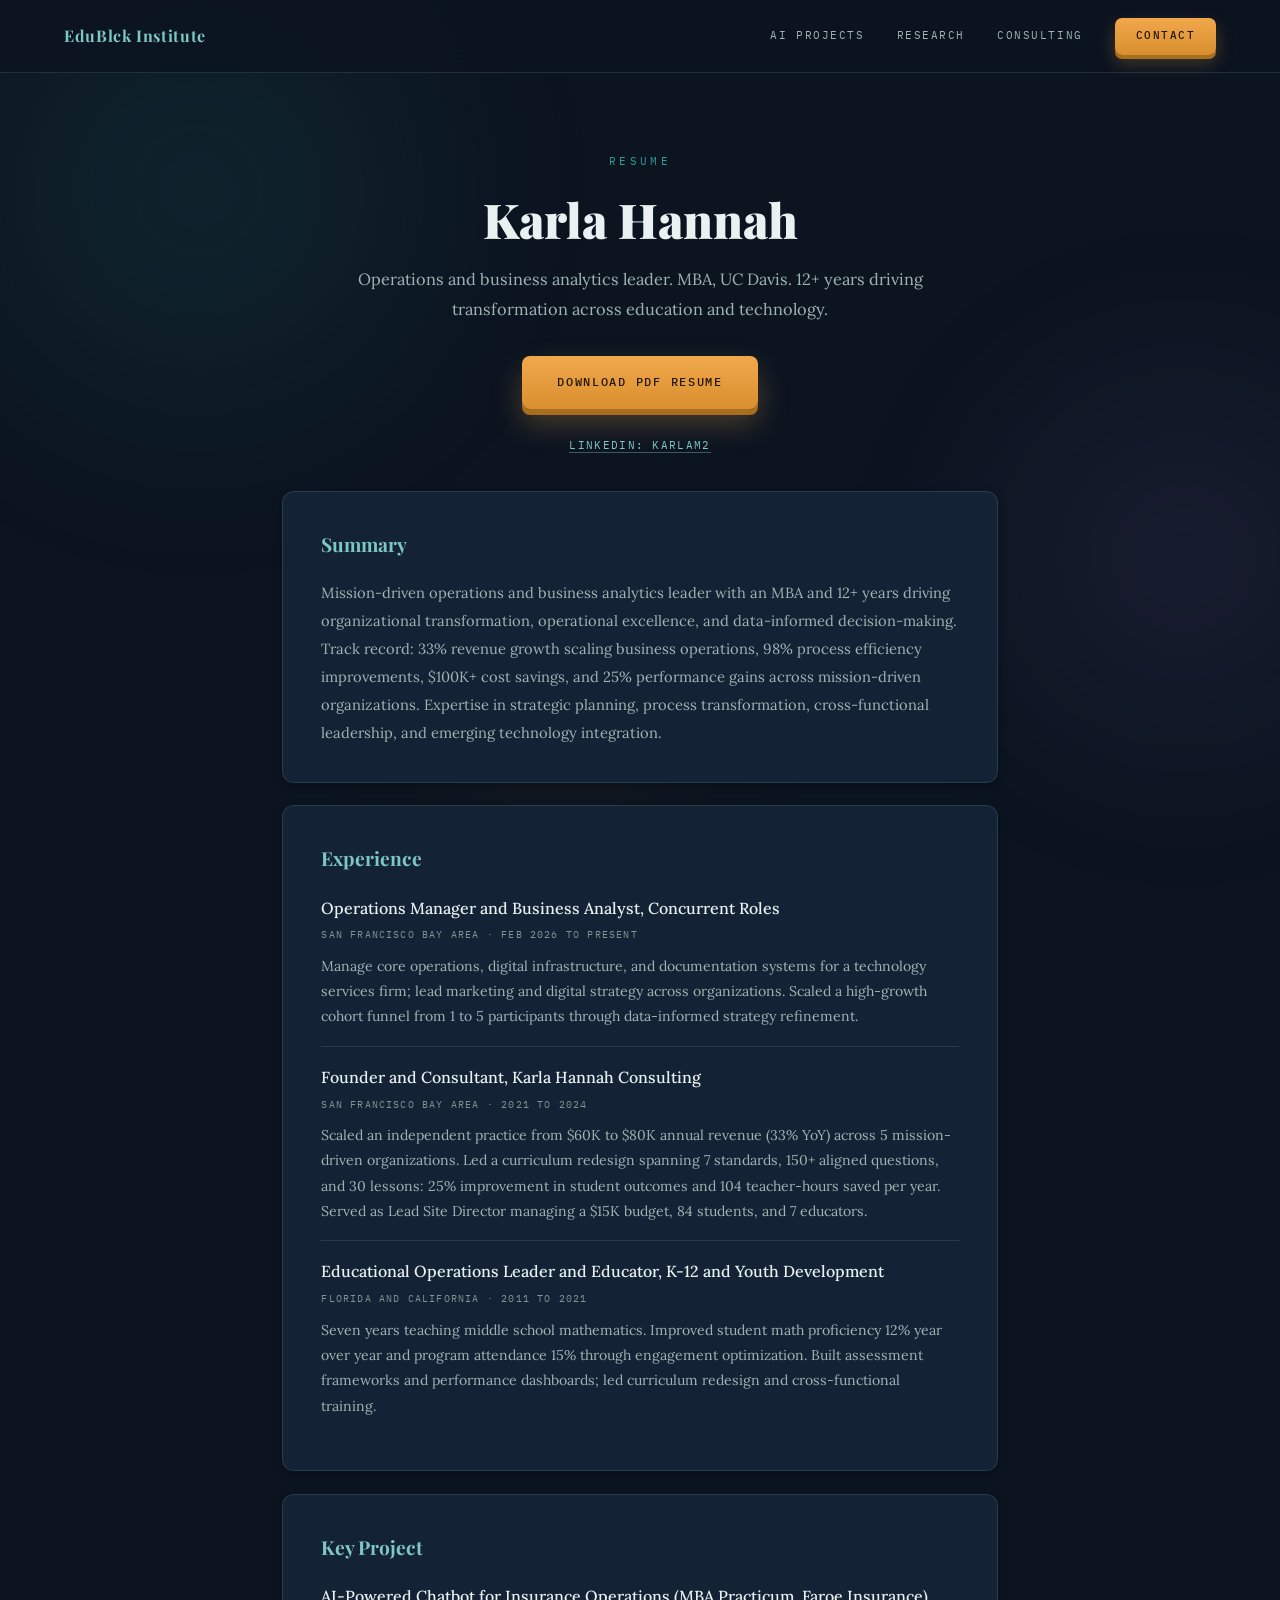
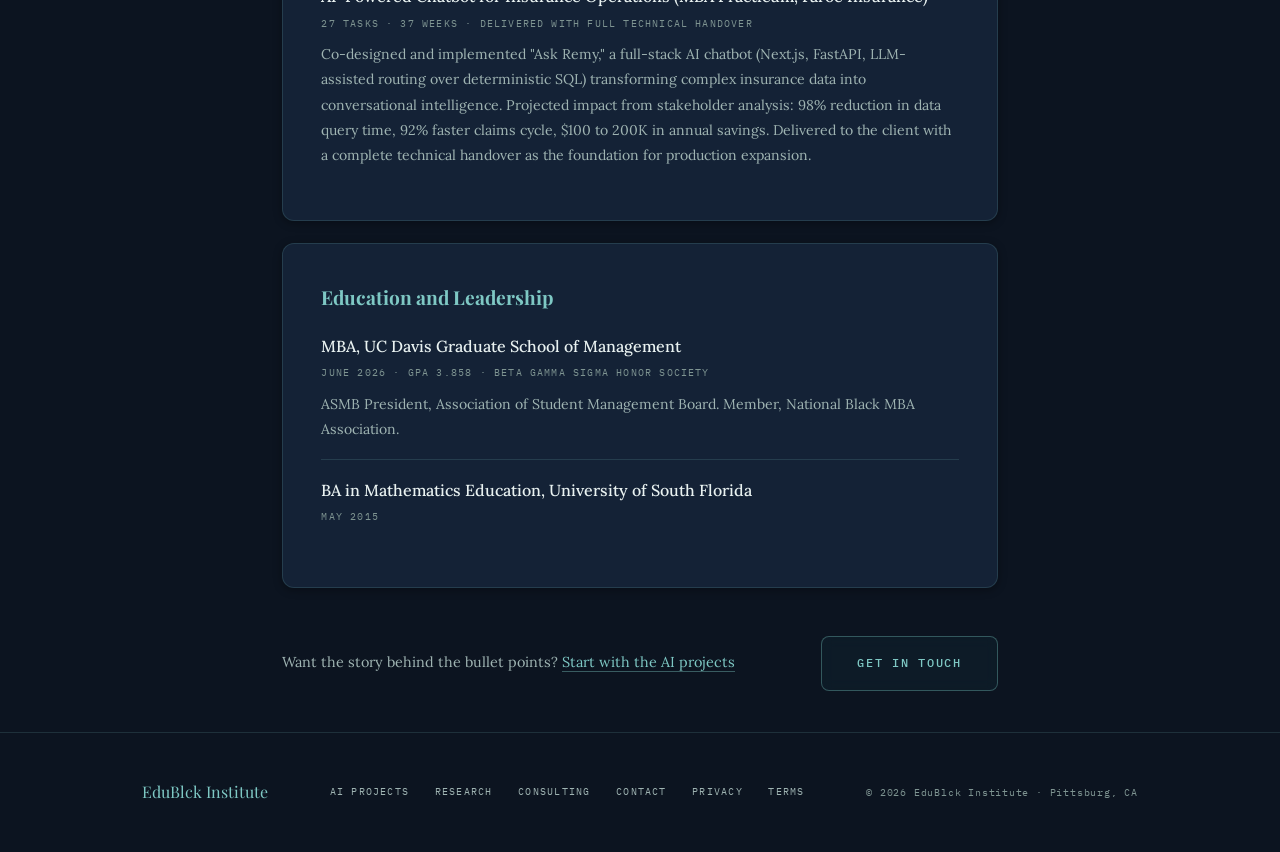
<file: resume.html>
<!DOCTYPE html>
<html lang="en">
<head>
    <meta charset="UTF-8">
    <meta name="viewport" content="width=device-width, initial-scale=1.0">
    <title>Resume · Karla Hannah</title>
    <meta name="description" content="Karla Hannah: operations and business analytics leader, MBA (UC Davis), 12+ years across education and technology. Download the PDF or read it here.">
    <link rel="preconnect" href="https://fonts.googleapis.com">
    <link rel="preconnect" href="https://fonts.gstatic.com" crossorigin>
    <link href="https://fonts.googleapis.com/css2?family=Playfair+Display:ital,wght@0,700;0,900;1,700;1,900&family=Lora:ital,wght@0,400;0,500;1,400&family=IBM+Plex+Mono:wght@400;500&display=swap" rel="stylesheet">
    <link rel="stylesheet" href="styles.css">
</head>
<body>

<a class="skip-link" href="#main">Skip to main content</a>

<div class="aurora" aria-hidden="true">
    <div class="blob b1"></div>
    <div class="blob b2"></div>
    <div class="blob b3"></div>
</div>

<nav class="slim">
    <a href="index.html" class="nav-logo">EduBlck Institute</a>
    <a href="projects.html" class="nav-link">AI Projects</a>
    <a href="research.html" class="nav-link">Research</a>
    <a href="consulting.html" class="nav-link">Consulting</a>
    <a href="contact.html" class="nav-cta">Contact</a>
    <button class="hamburger" id="hamburger" aria-label="Open menu" aria-expanded="false"><span></span><span></span><span></span></button>
</nav>
<div class="drawer-overlay" id="drawerOverlay"></div>
<div class="mobile-drawer" id="mobileDrawer">
    <a href="index.html">Home</a>
    <a href="projects.html">AI Projects</a>
    <a href="research.html">Research</a>
    <a href="consulting.html">Consulting</a>
    <a href="contact.html">Contact</a>
</div>

<div class="page">
<main id="main">
    <div class="wrap resume-wrap">

        <header class="page-head" style="padding-bottom:2rem;">
            <p class="eyebrow">Resume</p>
            <h1 class="page-title" style="font-size:clamp(2rem,5vw,3rem);">Karla Hannah</h1>
            <p class="page-intro" style="margin-bottom:2rem;">Operations and business analytics leader. MBA, UC Davis. 12+ years driving transformation across education and technology.</p>
            <a href="Karla_Hannah_Resume.pdf" download class="btn btn-primary">Download PDF Resume</a>
            <p style="margin-top:1.2rem;"><a href="https://www.linkedin.com/in/karlam2/" target="_blank" rel="noopener" style="font-family:var(--mono); font-size:0.68rem; letter-spacing:0.12em; text-transform:uppercase; color:var(--teal-bright); text-decoration:none; border-bottom:1px solid rgba(126,200,196,0.4);">LinkedIn: karlam2</a></p>
        </header>

        <div class="resume-block">
            <h3>Summary</h3>
            <p class="desc" style="font-size:0.92rem; color:var(--seaglass-muted); line-height:1.9;">Mission-driven operations and business analytics leader with an MBA and 12+ years driving organizational transformation, operational excellence, and data-informed decision-making. Track record: 33% revenue growth scaling business operations, 98% process efficiency improvements, $100K+ cost savings, and 25% performance gains across mission-driven organizations. Expertise in strategic planning, process transformation, cross-functional leadership, and emerging technology integration.</p>
        </div>

        <div class="resume-block">
            <h3>Experience</h3>
            <div class="r-item">
                <p class="r-role">Operations Manager and Business Analyst, Concurrent Roles</p>
                <p class="r-meta">San Francisco Bay Area · Feb 2026 to Present</p>
                <p class="desc">Manage core operations, digital infrastructure, and documentation systems for a technology services firm; lead marketing and digital strategy across organizations. Scaled a high-growth cohort funnel from 1 to 5 participants through data-informed strategy refinement.</p>
            </div>
            <div class="r-item">
                <p class="r-role">Founder and Consultant, Karla Hannah Consulting</p>
                <p class="r-meta">San Francisco Bay Area · 2021 to 2024</p>
                <p class="desc">Scaled an independent practice from $60K to $80K annual revenue (33% YoY) across 5 mission-driven organizations. Led a curriculum redesign spanning 7 standards, 150+ aligned questions, and 30 lessons: 25% improvement in student outcomes and 104 teacher-hours saved per year. Served as Lead Site Director managing a $15K budget, 84 students, and 7 educators.</p>
            </div>
            <div class="r-item">
                <p class="r-role">Educational Operations Leader and Educator, K-12 and Youth Development</p>
                <p class="r-meta">Florida and California · 2011 to 2021</p>
                <p class="desc">Seven years teaching middle school mathematics. Improved student math proficiency 12% year over year and program attendance 15% through engagement optimization. Built assessment frameworks and performance dashboards; led curriculum redesign and cross-functional training.</p>
            </div>
        </div>

        <div class="resume-block">
            <h3>Key Project</h3>
            <div class="r-item">
                <p class="r-role">AI-Powered Chatbot for Insurance Operations (MBA Practicum, Faroe Insurance)</p>
                <p class="r-meta">27 tasks · 37 weeks · Delivered with full technical handover</p>
                <p class="desc">Co-designed and implemented "Ask Remy," a full-stack AI chatbot (Next.js, FastAPI, LLM-assisted routing over deterministic SQL) transforming complex insurance data into conversational intelligence. Projected impact from stakeholder analysis: 98% reduction in data query time, 92% faster claims cycle, $100 to 200K in annual savings. Delivered to the client with a complete technical handover as the foundation for production expansion.</p>
            </div>
        </div>

        <div class="resume-block">
            <h3>Education and Leadership</h3>
            <div class="r-item">
                <p class="r-role">MBA, UC Davis Graduate School of Management</p>
                <p class="r-meta">June 2026 · GPA 3.858 · Beta Gamma Sigma Honor Society</p>
                <p class="desc">ASMB President, Association of Student Management Board. Member, National Black MBA Association.</p>
            </div>
            <div class="r-item">
                <p class="r-role">BA in Mathematics Education, University of South Florida</p>
                <p class="r-meta">May 2015</p>
            </div>
        </div>

        <div class="cta-band" style="border-top:none; padding-top:1rem;">
            <p class="cta-related">Want the story behind the bullet points? <a href="projects.html">Start with the AI projects</a></p>
            <a href="contact.html?interest=general" class="btn btn-ghost">Get in touch</a>
        </div>
    </div>
</main>

    <footer>
        <div class="wrap foot-inner">
            <span class="foot-logo">EduBlck Institute</span>
            <div class="foot-links">
                <a href="projects.html">AI Projects</a>
                <a href="research.html">Research</a>
                <a href="consulting.html">Consulting</a>
                <a href="contact.html">Contact</a>
                <a href="privacy.html">Privacy</a>
                <a href="terms.html">Terms</a>
            </div>
            <p class="foot-line">© 2026 EduBlck Institute · Pittsburg, CA</p>
        </div>
    </footer>
</div>

<script src="app.js"></script>
</body>
</html>
</file>
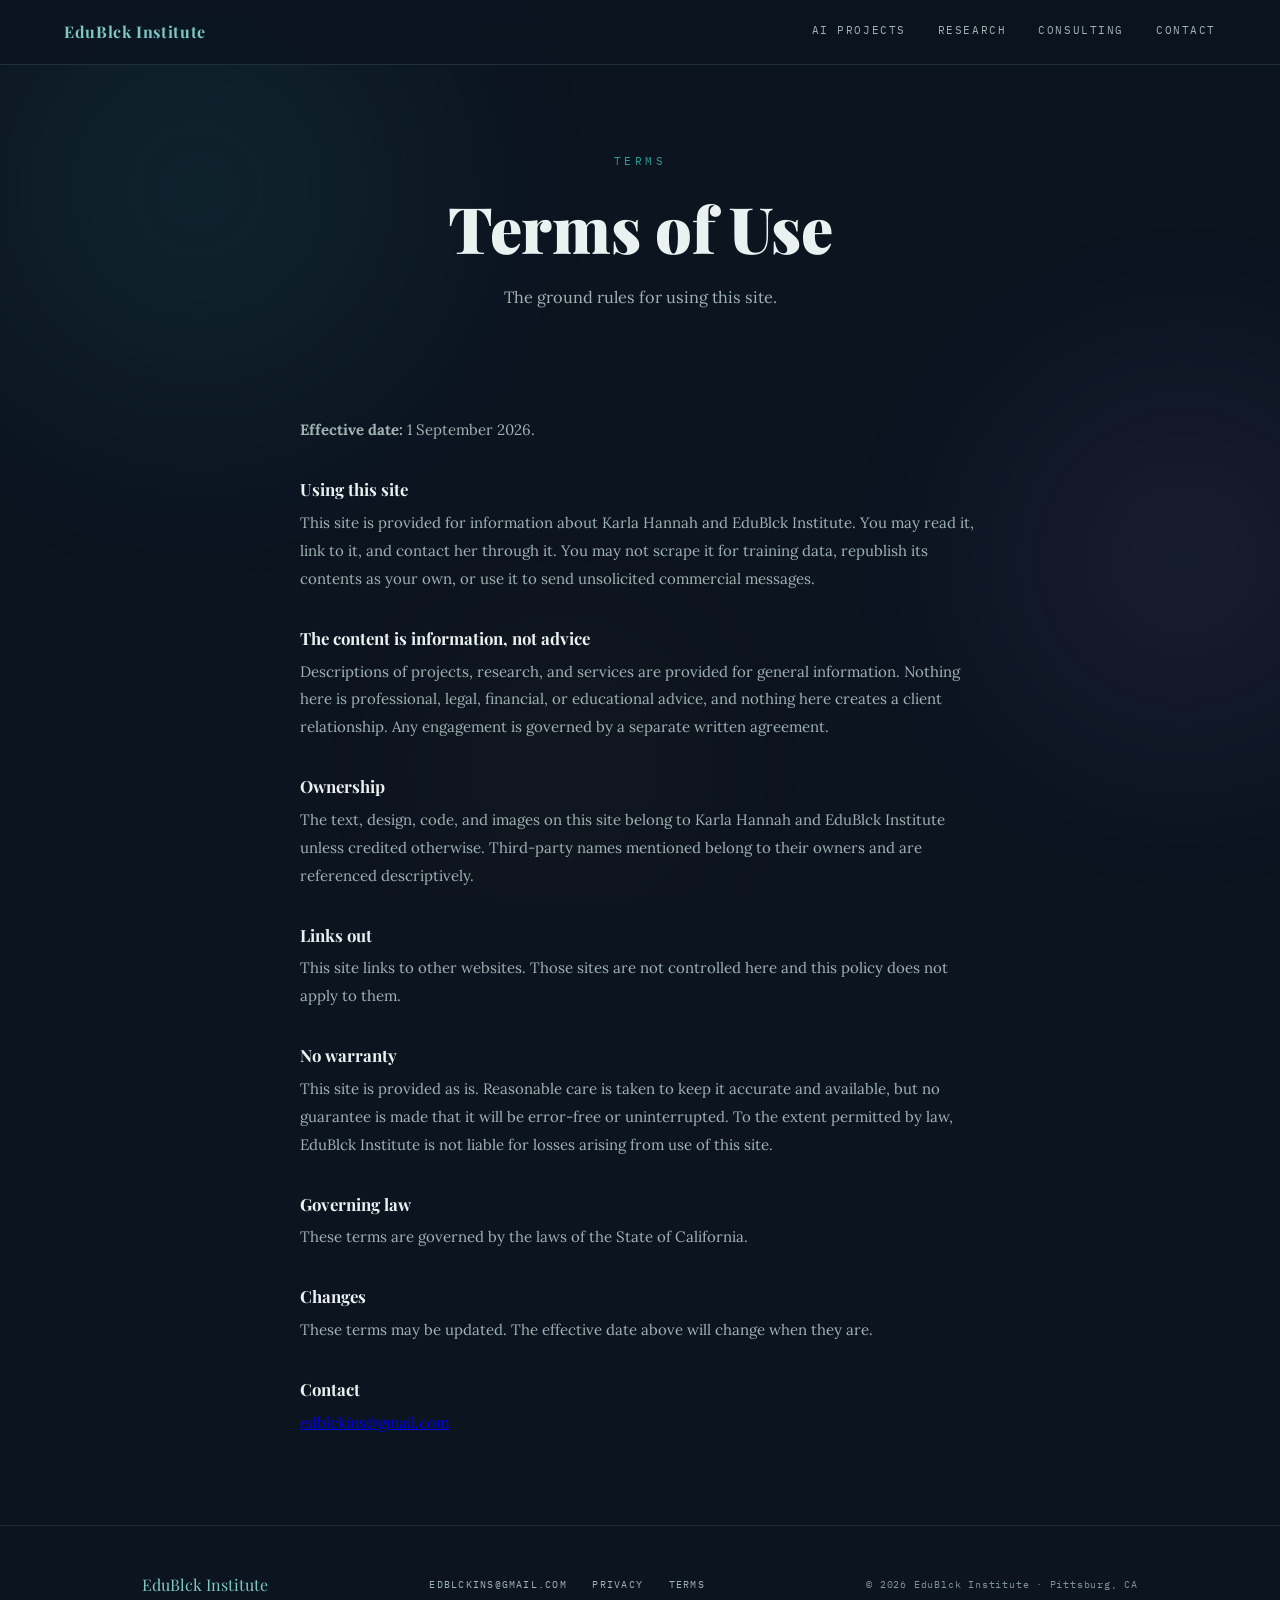
<file: terms.html>
<!DOCTYPE html>
<html lang="en">
<head>
    <meta charset="UTF-8">
    <meta name="viewport" content="width=device-width, initial-scale=1.0">
    <title>Terms of Use · EduBlck Institute</title>
    <meta name="description" content="Terms of use for edublckinstitute.com.">
    <link rel="preconnect" href="https://fonts.googleapis.com">
    <link rel="preconnect" href="https://fonts.gstatic.com" crossorigin>
    <link href="https://fonts.googleapis.com/css2?family=Playfair+Display:ital,wght@0,700;0,900;1,700;1,900&family=Lora:ital,wght@0,400;0,500;1,400&family=IBM+Plex+Mono:wght@400;500&display=swap" rel="stylesheet">
    <link rel="stylesheet" href="styles.css">
</head>
<body>

<a class="skip-link" href="#main">Skip to main content</a>

<div class="aurora" aria-hidden="true">
    <div class="blob b1"></div>
    <div class="blob b2"></div>
    <div class="blob b3"></div>
</div>

<nav class="slim">
    <a href="index.html" class="nav-logo">EduBlck Institute</a>
    <a href="projects.html" class="nav-link">AI Projects</a>
    <a href="research.html" class="nav-link">Research</a>
    <a href="consulting.html" class="nav-link">Consulting</a>
    <a href="contact.html" class="nav-link">Contact</a>
    <button class="hamburger" id="hamburger" aria-label="Open menu" aria-expanded="false"><span></span><span></span><span></span></button>
</nav>
<div class="drawer-overlay" id="drawerOverlay"></div>
<div class="mobile-drawer" id="mobileDrawer">
    <a href="index.html">Home</a>
    <a href="projects.html">AI Projects</a>
    <a href="research.html">Research</a>
    <a href="consulting.html">Consulting</a>
    <a href="contact.html">Contact</a>
</div>

<div class="page">
<main id="main">
    <div class="wrap">

        <header class="page-head">
            <p class="eyebrow">Terms</p>
            <h1 class="page-title">Terms of Use</h1>
            <p class="page-intro">The ground rules for using this site.</p>
        </header>

        <section class="section" style="max-width:680px;margin:0 auto;">
            <p style="color:var(--seaglass-muted);font-size:0.94rem;line-height:1.85;margin-bottom:1rem;"><strong>Effective date:</strong> 1 September 2026.</p>

            <h2 style="font-family:var(--display,inherit);font-size:1.05rem;margin:2.2rem 0 0.6rem;">Using this site</h2>
            <p style="color:var(--seaglass-muted);font-size:0.94rem;line-height:1.85;margin-bottom:1rem;">This site is provided for information about Karla Hannah and EduBlck Institute. You may read it, link to it, and contact her through it. You may not scrape it for training data, republish its contents as your own, or use it to send unsolicited commercial messages.</p>

            <h2 style="font-family:var(--display,inherit);font-size:1.05rem;margin:2.2rem 0 0.6rem;">The content is information, not advice</h2>
            <p style="color:var(--seaglass-muted);font-size:0.94rem;line-height:1.85;margin-bottom:1rem;">Descriptions of projects, research, and services are provided for general information. Nothing here is professional, legal, financial, or educational advice, and nothing here creates a client relationship. Any engagement is governed by a separate written agreement.</p>

            <h2 style="font-family:var(--display,inherit);font-size:1.05rem;margin:2.2rem 0 0.6rem;">Ownership</h2>
            <p style="color:var(--seaglass-muted);font-size:0.94rem;line-height:1.85;margin-bottom:1rem;">The text, design, code, and images on this site belong to Karla Hannah and EduBlck Institute unless credited otherwise. Third-party names mentioned belong to their owners and are referenced descriptively.</p>

            <h2 style="font-family:var(--display,inherit);font-size:1.05rem;margin:2.2rem 0 0.6rem;">Links out</h2>
            <p style="color:var(--seaglass-muted);font-size:0.94rem;line-height:1.85;margin-bottom:1rem;">This site links to other websites. Those sites are not controlled here and this policy does not apply to them.</p>

            <h2 style="font-family:var(--display,inherit);font-size:1.05rem;margin:2.2rem 0 0.6rem;">No warranty</h2>
            <p style="color:var(--seaglass-muted);font-size:0.94rem;line-height:1.85;margin-bottom:1rem;">This site is provided as is. Reasonable care is taken to keep it accurate and available, but no guarantee is made that it will be error-free or uninterrupted. To the extent permitted by law, EduBlck Institute is not liable for losses arising from use of this site.</p>

            <h2 style="font-family:var(--display,inherit);font-size:1.05rem;margin:2.2rem 0 0.6rem;">Governing law</h2>
            <p style="color:var(--seaglass-muted);font-size:0.94rem;line-height:1.85;margin-bottom:1rem;">These terms are governed by the laws of the State of California.</p>

            <h2 style="font-family:var(--display,inherit);font-size:1.05rem;margin:2.2rem 0 0.6rem;">Changes</h2>
            <p style="color:var(--seaglass-muted);font-size:0.94rem;line-height:1.85;margin-bottom:1rem;">These terms may be updated. The effective date above will change when they are.</p>

            <h2 style="font-family:var(--display,inherit);font-size:1.05rem;margin:2.2rem 0 0.6rem;">Contact</h2>
            <p style="color:var(--seaglass-muted);font-size:0.94rem;line-height:1.85;margin-bottom:1rem;"><a href="mailto:edblckins@gmail.com">edblckins@gmail.com</a></p>

        </section>
    </div>
</main>
    <footer>
        <div class="wrap foot-inner">
            <span class="foot-logo">EduBlck Institute</span>
            <div class="foot-links">
                <a href="mailto:edblckins@gmail.com">edblckins@gmail.com</a>
                <a href="privacy.html">Privacy</a>
                <a href="terms.html">Terms</a>
            </div>
            <p class="foot-line">&copy; 2026 EduBlck Institute &middot; Pittsburg, CA</p>
        </div>
    </footer>
</div>

<script src="app.js"></script>
</body>
</html>
</file>
<file: styles.css>
/* ============================================================
   EDUBLCK INSTITUTE / DEEP OCEAN AURORA DESIGN SYSTEM
   Built from edublck_design_system_v1 (Phase 5, locked)
   ============================================================ */
:root {
  --ocean: #0C1420;
  --ocean-raise: #101B2B;
  --ocean-card: #142236;
  --teal: #2E9E97;
  --teal-bright: #7EC8C4;
  --violet: #8B6FC4;
  --violet-soft: #A78FD6;
  --amber: #F0A84B;
  --amber-deep: #D98F2F;
  --amber-ledge: #A86D1E;
  --seaglass: #E9F2F1;
  --seaglass-muted: #9FB4B2;
  --ink-muted: #7E9491;
  --line: rgba(126, 200, 196, 0.16);
  --line-strong: rgba(126, 200, 196, 0.35);

  --t-micro: 180ms;
  --t-move: 450ms;
  --t-reveal: 900ms;
  --t-ambient: 18s;
  --ease-out: cubic-bezier(0.22, 1, 0.36, 1);
  --ease-spring: cubic-bezier(0.34, 1.56, 0.64, 1);

  --e1: 0 2px 8px rgba(0,0,0,0.35);
  --e2: 0 8px 24px rgba(0,0,0,0.45), 0 0 0 1px var(--line);
  --e3: 0 16px 48px rgba(0,0,0,0.55), 0 4px 16px rgba(46,158,151,0.12), 0 0 0 1px var(--line-strong);
  --e4: 0 28px 80px rgba(0,0,0,0.65), 0 8px 32px rgba(139,111,196,0.18), 0 0 0 1px var(--line-strong);

  --display: 'Playfair Display', Georgia, serif;
  --body: 'Lora', Georgia, serif;
  --mono: 'IBM Plex Mono', 'Courier New', monospace;
}

* { margin: 0; padding: 0; box-sizing: border-box; }
html { scroll-behavior: smooth; }
body {
  background: var(--ocean);
  color: var(--seaglass);
  font-family: var(--body);
  font-size: 17px;
  line-height: 1.8;
  overflow-x: hidden;
}
::selection { background: var(--teal); color: var(--ocean); }

/* ============ AMBIANCE: AURORA ============ */
.aurora { position: fixed; inset: 0; z-index: 0; pointer-events: none; overflow: hidden; }
.aurora .blob {
  position: absolute; border-radius: 50%;
  filter: blur(90px); opacity: 0.32;
  animation: drift var(--t-ambient) ease-in-out infinite alternate;
}
.aurora .b1 { width: 55vw; height: 55vw; background: radial-gradient(circle, rgba(46,158,151,0.5), transparent 65%); top: -18%; left: -12%; }
.aurora .b2 { width: 45vw; height: 45vw; background: radial-gradient(circle, rgba(139,111,196,0.45), transparent 65%); top: 30%; right: -15%; animation-delay: -6s; }
.aurora .b3 { width: 38vw; height: 38vw; background: radial-gradient(circle, rgba(240,168,75,0.14), transparent 65%); bottom: -12%; left: 25%; animation-delay: -12s; }
@keyframes drift {
  from { transform: translate(0,0) scale(1); }
  to   { transform: translate(4vw, -3vh) scale(1.12); }
}

.page { position: relative; z-index: 1; }

/* ============ NAV (destination pages) ============ */
nav.slim {
  position: fixed; top: 0; left: 0; right: 0; z-index: 200;
  display: flex; align-items: center; gap: 2rem;
  padding: 1.1rem 4rem;
  background: rgba(12, 20, 32, 0.82);
  backdrop-filter: blur(14px);
  -webkit-backdrop-filter: blur(14px);
  border-bottom: 1px solid var(--line);
}
.nav-logo {
  font-family: var(--display); font-weight: 700; font-size: 1rem;
  color: var(--teal-bright); text-decoration: none; letter-spacing: 0.04em;
  margin-right: auto;
}
nav.slim a.nav-link {
  color: var(--seaglass-muted); text-decoration: none;
  font-family: var(--mono); font-size: 0.7rem;
  letter-spacing: 0.14em; text-transform: uppercase;
  padding-bottom: 3px; position: relative;
  transition: color var(--t-micro);
}
nav.slim a.nav-link::after {
  content: ''; position: absolute; left: 0; bottom: 0;
  width: 0%; height: 1px; background: var(--teal);
  transition: width var(--t-move) var(--ease-out);
}
nav.slim a.nav-link:hover { color: var(--teal-bright); }
nav.slim a.nav-link:hover::after { width: 100%; }
.nav-cta {
  font-family: var(--mono); font-size: 0.68rem; letter-spacing: 0.14em;
  text-transform: uppercase; text-decoration: none;
  color: #241704; font-weight: 500;
  background: linear-gradient(180deg, var(--amber), var(--amber-deep));
  padding: 0.55rem 1.3rem; border-radius: 7px;
  box-shadow: 0 4px 0 var(--amber-ledge), 0 8px 18px rgba(240,168,75,0.25);
  transition: transform var(--t-micro) var(--ease-out), box-shadow var(--t-micro) var(--ease-out);
}
.nav-cta:hover { transform: translateY(-2px); box-shadow: 0 6px 0 var(--amber-ledge), 0 12px 26px rgba(240,168,75,0.35); }
.nav-cta:active { transform: translateY(2px); box-shadow: 0 1px 0 var(--amber-ledge), 0 4px 10px rgba(240,168,75,0.2); }

/* Mobile drawer */
.hamburger {
  display: none; flex-direction: column; gap: 5px;
  background: none; border: none; cursor: pointer; padding: 6px; z-index: 300;
}
.hamburger span { width: 24px; height: 2px; background: var(--teal-bright); transition: transform var(--t-move), opacity var(--t-move); }
.hamburger.open span:nth-child(1) { transform: translateY(7px) rotate(45deg); }
.hamburger.open span:nth-child(2) { opacity: 0; }
.hamburger.open span:nth-child(3) { transform: translateY(-7px) rotate(-45deg); }
.mobile-drawer {
  position: fixed; top: 0; right: -100%; z-index: 250;
  width: min(300px, 85vw); height: 100vh;
  background: var(--ocean-raise); border-left: 1px solid var(--line-strong);
  display: flex; flex-direction: column; justify-content: center;
  padding: 3rem 2.4rem; gap: 1.7rem;
  transition: right var(--t-move) var(--ease-out);
}
.mobile-drawer.open { right: 0; }
.mobile-drawer a { color: var(--seaglass); text-decoration: none; font-family: var(--display); font-size: 1.35rem; }
.mobile-drawer a:hover { color: var(--teal-bright); }
.drawer-overlay {
  position: fixed; inset: 0; z-index: 240;
  background: rgba(0,0,0,0.6); opacity: 0; pointer-events: none;
  transition: opacity var(--t-move);
}
.drawer-overlay.open { opacity: 1; pointer-events: auto; }

/* ============ LAYOUT ============ */
.wrap { max-width: 1060px; margin: 0 auto; padding: 0 2rem; }
.page-head { padding: 9.5rem 0 3.5rem; text-align: center; }
.eyebrow {
  font-family: var(--mono); font-size: 0.66rem; letter-spacing: 0.32em;
  text-transform: uppercase; color: var(--teal); margin-bottom: 1.4rem;
}
h1.page-title {
  font-family: var(--display); font-weight: 900;
  font-size: clamp(2.4rem, 6vw, 4rem); line-height: 1.1;
  margin-bottom: 1.2rem;
}
h1.page-title .kinetic {
  display: inline-block; font-style: italic; color: var(--teal-bright);
  transition: letter-spacing var(--t-move) var(--ease-out), color var(--t-move);
}
h1.page-title .kinetic:hover { letter-spacing: 0.05em; color: var(--violet-soft); }
.page-intro { max-width: 640px; margin: 0 auto; color: var(--seaglass-muted); font-size: 1.02rem; }
.page-intro strong { color: var(--seaglass); font-weight: 500; }
.section { padding: 3rem 0 4.5rem; }
.sec-label {
  font-family: var(--mono); font-size: 0.64rem; letter-spacing: 0.3em;
  text-transform: uppercase; color: var(--teal); margin-bottom: 1.4rem;
  display: flex; align-items: center; gap: 1rem;
}
.sec-label::after { content: ''; flex: 0 0 48px; height: 1px; background: var(--teal); opacity: 0.4; }
h2 { font-family: var(--display); font-weight: 700; font-size: clamp(1.7rem, 3.5vw, 2.4rem); line-height: 1.2; margin-bottom: 1rem; }

/* ============ SCROLL REVEAL ============ */
.reveal { opacity: 0; transform: translateY(28px); transition: opacity var(--t-reveal) var(--ease-out), transform var(--t-reveal) var(--ease-out); }
.reveal.visible { opacity: 1; transform: translateY(0); }

/* ============ BUTTONS ============ */
.btn {
  display: inline-block; font-family: var(--mono); font-size: 0.72rem;
  letter-spacing: 0.15em; text-transform: uppercase; font-weight: 500;
  cursor: pointer; border-radius: 8px; padding: 1rem 2.2rem;
  border: none; text-decoration: none; text-align: center;
}
.btn-primary {
  background: linear-gradient(180deg, var(--amber), var(--amber-deep));
  color: #241704;
  box-shadow: 0 6px 0 var(--amber-ledge), 0 14px 30px rgba(240,168,75,0.28);
  transition: transform var(--t-micro) var(--ease-out), box-shadow var(--t-micro) var(--ease-out), filter var(--t-micro);
}
.btn-primary:hover { transform: translateY(-3px); box-shadow: 0 9px 0 var(--amber-ledge), 0 20px 40px rgba(240,168,75,0.38); filter: brightness(1.05); }
.btn-primary:active { transform: translateY(3px); box-shadow: 0 2px 0 var(--amber-ledge), 0 6px 14px rgba(240,168,75,0.25); }
.btn-ghost {
  background: rgba(46,158,151,0.06); color: var(--teal-bright);
  border: 1px solid var(--line-strong);
  backdrop-filter: blur(6px);
  transition: transform var(--t-micro) var(--ease-out), border-color var(--t-micro), background var(--t-micro), box-shadow var(--t-micro);
}
.btn-ghost:hover { transform: translateY(-3px); border-color: var(--teal); background: rgba(46,158,151,0.14); box-shadow: 0 12px 28px rgba(46,158,151,0.18); }
.btn-ghost:active { transform: translateY(0); }

/* ============ ENTRY FORK ============ */
.fork-head { min-height: 38vh; display: flex; flex-direction: column; justify-content: flex-end; text-align: center; padding: 8rem 0 2.5rem; }
.tile-grid {
  display: grid; grid-template-columns: repeat(auto-fit, minmax(215px, 1fr));
  gap: 1.5rem; padding: 1.5rem 0 2.5rem;
}
.path-tile {
  position: relative; display: block; text-decoration: none;
  background: linear-gradient(160deg, rgba(20,34,54,0.9), rgba(16,27,43,0.95));
  backdrop-filter: blur(10px);
  border: 1px solid var(--line); border-radius: 14px;
  padding: 2.6rem 1.6rem 2rem; text-align: center;
  box-shadow: var(--e2);
  transition: transform var(--t-move) var(--ease-out), box-shadow var(--t-move) var(--ease-out), border-color var(--t-move);
}
.path-tile:hover { transform: translateY(-10px); box-shadow: var(--e4); border-color: var(--line-strong); }
.path-tile:active { transform: translateY(-6px) scale(0.99); transition-duration: var(--t-micro); }
.tile-icon {
  width: 58px; height: 58px; margin: 0 auto 1.2rem;
  display: flex; align-items: center; justify-content: center;
  border-radius: 16px;
  background: linear-gradient(145deg, rgba(46,158,151,0.22), rgba(139,111,196,0.22));
  border: 1px solid var(--line-strong);
  box-shadow: 0 10px 24px rgba(0,0,0,0.4), inset 0 1px 0 rgba(233,242,241,0.12);
  animation: floaty 5.5s ease-in-out infinite;
}
.path-tile:nth-child(2) .tile-icon { animation-delay: -1.4s; }
.path-tile:nth-child(3) .tile-icon { animation-delay: -2.8s; }
.path-tile:nth-child(4) .tile-icon { animation-delay: -4.2s; }
.path-tile:hover .tile-icon { animation-play-state: paused; transform: translateY(-4px) scale(1.06); transition: transform var(--t-move) var(--ease-spring); }
@keyframes floaty { 0%, 100% { transform: translateY(0); } 50% { transform: translateY(-9px); } }
.tile-icon svg { width: 26px; height: 26px; stroke: var(--teal-bright); fill: none; stroke-width: 1.7; stroke-linecap: round; stroke-linejoin: round; }
.tile-name { font-family: var(--display); font-size: 1.08rem; font-weight: 700; color: var(--seaglass); margin-bottom: 0.35rem; }
.tile-line { font-size: 0.8rem; color: var(--seaglass-muted); font-style: italic; }
.tile-glow {
  position: absolute; inset: auto 15% -18px 15%; height: 26px; border-radius: 50%;
  background: radial-gradient(ellipse, rgba(46,158,151,0.35), transparent 70%);
  filter: blur(10px); opacity: 0; transition: opacity var(--t-move); pointer-events: none;
}
.path-tile:hover .tile-glow { opacity: 1; }
.fast-lane {
  text-align: center; padding-bottom: 3rem;
  font-family: var(--mono); font-size: 0.7rem; letter-spacing: 0.12em; text-transform: uppercase;
}
.fast-lane a { color: var(--ink-muted); text-decoration: none; border-bottom: 1px solid transparent; transition: color var(--t-micro), border-color var(--t-micro); }
.fast-lane a:hover { color: var(--teal-bright); border-color: var(--teal-bright); }

/* ============ CARDS / ACCORDION ============ */
.acc-card {
  background: var(--ocean-card); border: 1px solid var(--line); border-radius: 12px;
  margin-bottom: 1.1rem; box-shadow: var(--e2); overflow: hidden;
  transition: transform var(--t-move) var(--ease-out), box-shadow var(--t-move) var(--ease-out), border-color var(--t-move);
}
.acc-card:hover { border-color: var(--line-strong); }
.acc-card.open { box-shadow: var(--e4); transform: translateY(-4px); border-color: var(--line-strong); }
.acc-head {
  width: 100%; display: flex; align-items: center; gap: 1.4rem;
  padding: 1.6rem 1.8rem; cursor: pointer; background: none; border: none;
  text-align: left; color: var(--seaglass); font-family: var(--body);
}
.acc-index { font-family: var(--mono); font-size: 0.72rem; color: var(--teal); letter-spacing: 0.1em; flex-shrink: 0; }
.acc-title { font-family: var(--display); font-size: 1.15rem; font-weight: 700; flex: 1; line-height: 1.35; }
.acc-stat { font-family: var(--display); font-size: 1.35rem; font-weight: 900; color: var(--teal-bright); flex-shrink: 0; }
.acc-chev { flex-shrink: 0; transition: transform var(--t-move) var(--ease-out); color: var(--seaglass-muted); }
.acc-card.open .acc-chev { transform: rotate(180deg); color: var(--teal-bright); }
.acc-body { max-height: 0; overflow: hidden; transition: max-height var(--t-move) var(--ease-out); }
.acc-inner { padding: 0 1.8rem 1.8rem; }
.beat { display: grid; grid-template-columns: 110px 1fr; gap: 1.2rem; padding: 0.85rem 0; border-top: 1px solid var(--line); }
.beat-label { font-family: var(--mono); font-size: 0.62rem; letter-spacing: 0.16em; text-transform: uppercase; color: var(--violet-soft); padding-top: 0.35rem; }
.beat p { font-size: 0.92rem; color: var(--seaglass-muted); line-height: 1.85; }
.beat p strong { color: var(--seaglass); font-weight: 500; }
.tag-row { display: flex; flex-wrap: wrap; gap: 0.6rem; padding-top: 1.2rem; }
.tag {
  font-family: var(--mono); font-size: 0.6rem; letter-spacing: 0.1em; text-transform: uppercase;
  color: var(--seaglass-muted); border: 1px solid var(--line); border-radius: 20px;
  padding: 0.35rem 0.9rem; transition: all var(--t-micro) var(--ease-out);
}
.tag:hover { color: var(--teal-bright); border-color: var(--teal); transform: translateY(-2px); background: rgba(46,158,151,0.08); }

/* ============ STAT CARDS ============ */
.stat-grid { display: grid; grid-template-columns: repeat(auto-fit, minmax(200px, 1fr)); gap: 1.4rem; }
.stat-card {
  background: var(--ocean-card); border: 1px solid var(--line); border-radius: 12px;
  padding: 1.8rem; box-shadow: var(--e2); text-align: center;
  transition: transform var(--t-move) var(--ease-out), box-shadow var(--t-move) var(--ease-out);
}
.stat-card:hover { transform: translateY(-6px); box-shadow: var(--e3); }
.stat-num { font-family: var(--display); font-size: 2.4rem; font-weight: 900; color: var(--teal-bright); line-height: 1; }
.stat-num sup { font-size: 0.42em; color: var(--violet-soft); }
.stat-lbl { font-family: var(--mono); font-size: 0.6rem; letter-spacing: 0.13em; text-transform: uppercase; color: var(--seaglass-muted); margin-top: 0.8rem; line-height: 1.8; }

/* ============ SERVICE CARDS ============ */
.svc-card {
  display: block; text-decoration: none;
  background: var(--ocean-card); border: 1px solid var(--line); border-radius: 12px;
  padding: 1.5rem 1.7rem; margin-bottom: 1rem; box-shadow: var(--e2);
  transition: transform var(--t-move) var(--ease-out), box-shadow var(--t-move) var(--ease-out), border-color var(--t-move);
}
.svc-card:hover { transform: translateY(-5px) translateX(4px); box-shadow: var(--e3); border-color: var(--line-strong); }
.svc-name { font-family: var(--display); font-size: 1.05rem; font-weight: 700; color: var(--seaglass); margin-bottom: 0.3rem; }
.svc-result { font-size: 0.86rem; color: var(--seaglass-muted); }
.svc-arrow { float: right; color: var(--teal-bright); font-family: var(--mono); font-size: 0.8rem; opacity: 0; transform: translateX(-6px); transition: opacity var(--t-micro), transform var(--t-move) var(--ease-out); }
.svc-card:hover .svc-arrow { opacity: 1; transform: translateX(0); }

/* ============ PROOF / QUOTE BLOCKS ============ */
.proof-block {
  border-left: 2px solid var(--violet); border-radius: 0 12px 12px 0;
  background: rgba(139,111,196,0.07); padding: 1.8rem 2rem; margin: 2rem 0;
  box-shadow: var(--e1);
}
.proof-block p { color: var(--seaglass-muted); font-size: 0.95rem; }
.proof-block p strong { color: var(--violet-soft); font-weight: 500; }
.proof-block a { color: var(--teal-bright); text-decoration: none; border-bottom: 1px solid rgba(126,200,196,0.4); }

/* ============ THEME TILES (research) ============ */
.theme-grid { display: grid; grid-template-columns: repeat(auto-fit, minmax(190px, 1fr)); gap: 0.9rem; margin-bottom: 1.4rem; }
.theme-tile {
  background: var(--ocean-card); border: 1px solid var(--line); border-radius: 10px;
  padding: 1.2rem 1rem; text-align: center; cursor: pointer;
  font-family: var(--mono); font-size: 0.66rem; letter-spacing: 0.1em; text-transform: uppercase;
  color: var(--seaglass-muted); box-shadow: var(--e1);
  transition: all var(--t-move) var(--ease-out);
}
.theme-tile:hover { transform: translateY(-4px); color: var(--teal-bright); border-color: var(--line-strong); box-shadow: var(--e3); }
.theme-tile.active { color: var(--ocean); background: linear-gradient(145deg, var(--teal-bright), var(--teal)); border-color: var(--teal); box-shadow: var(--e3); }
.theme-detail {
  background: var(--ocean-card); border: 1px solid var(--line-strong); border-radius: 12px;
  padding: 2rem; box-shadow: var(--e4); display: none;
}
.theme-detail.show { display: block; animation: themein var(--t-move) var(--ease-out); }
@keyframes themein { from { opacity: 0; transform: translateY(14px); } to { opacity: 1; transform: translateY(0); } }
.theme-detail h3 { font-family: var(--display); font-size: 1.25rem; margin-bottom: 0.4rem; }
.theme-detail .src { font-size: 0.78rem; font-style: italic; color: var(--ink-muted); margin-bottom: 1rem; }
.theme-detail p.body { font-size: 0.94rem; color: var(--seaglass-muted); }

/* ============ FORMS ============ */
.form-col { max-width: 460px; margin: 0 auto; display: flex; flex-direction: column; gap: 1.3rem; }
.f-group { display: flex; flex-direction: column; }
.f-group > label {
  font-family: var(--mono); font-size: 0.64rem; letter-spacing: 0.14em;
  text-transform: uppercase; color: var(--teal-bright); margin-bottom: 0.6rem;
}
.f-group input[type="text"], .f-group input[type="email"], .f-group textarea {
  width: 100%; padding: 1rem 1.1rem; border-radius: 8px;
  background: var(--ocean-raise); border: 1px solid var(--line);
  color: var(--seaglass); font-family: var(--body); font-size: 0.95rem;
  transition: border-color var(--t-micro), box-shadow var(--t-move) var(--ease-out);
}
.f-group input:focus, .f-group textarea:focus {
  outline: 2px solid var(--teal-bright); outline-offset: 2px; border-color: var(--teal);
  box-shadow: 0 0 0 4px rgba(46,158,151,0.15), 0 0 24px rgba(46,158,151,0.2);
}
.check-group { display: flex; flex-direction: column; gap: 0.75rem; }
.check-label {
  display: flex; align-items: flex-start; cursor: pointer;
  font-size: 0.92rem; color: var(--seaglass-muted); line-height: 1.5;
  transition: color var(--t-micro);
}
.check-label:hover { color: var(--seaglass); }
.check-label input[type="checkbox"] {
  margin-right: 0.8rem; margin-top: 4px; width: 17px; height: 17px;
  flex-shrink: 0; accent-color: var(--teal); cursor: pointer;
}
.consent-group { border-top: 1px solid var(--line); padding-top: 1.5rem; }
.err { color: #E58A6E; font-size: 0.8rem; margin-top: 0.45rem; display: none; }
.err.show { display: block; }
.reply-line { font-family: var(--mono); font-size: 0.62rem; letter-spacing: 0.12em; text-transform: uppercase; color: var(--ink-muted); }
.form-msg { padding: 1rem 1.2rem; border-radius: 8px; font-size: 0.9rem; display: none; }
.form-msg.success { display: block; background: rgba(46,158,151,0.12); color: var(--teal-bright); border: 1px solid var(--line-strong); }
.form-msg.error { display: block; background: rgba(229,138,110,0.08); color: #E5A08C; border: 1px solid rgba(229,138,110,0.3); }

/* ============ RESUME (quiet room) ============ */
.resume-wrap { max-width: 780px; margin: 0 auto; }
.resume-block { background: var(--ocean-card); border: 1px solid var(--line); border-radius: 12px; padding: 2.2rem 2.4rem; margin-bottom: 1.4rem; box-shadow: var(--e1); }
.resume-block h3 { font-family: var(--display); font-size: 1.2rem; margin-bottom: 1.1rem; color: var(--teal-bright); }
.r-item { padding: 1rem 0; border-top: 1px solid var(--line); }
.r-item:first-of-type { border-top: none; padding-top: 0; }
.r-role { font-family: var(--body); font-weight: 500; font-size: 1rem; color: var(--seaglass); }
.r-meta { font-family: var(--mono); font-size: 0.62rem; letter-spacing: 0.12em; text-transform: uppercase; color: var(--ink-muted); margin: 0.25rem 0 0.6rem; }
.r-item p.desc { font-size: 0.88rem; color: var(--seaglass-muted); line-height: 1.8; }

/* ============ CTA BAND + FOOTER ============ */
.cta-band {
  display: flex; align-items: center; justify-content: space-between; gap: 1.5rem;
  flex-wrap: wrap; border-top: 1px solid var(--line);
  padding: 2.6rem 0; margin-top: 2rem;
}
.cta-related { font-size: 0.9rem; color: var(--seaglass-muted); }
.cta-related a { color: var(--teal-bright); text-decoration: none; border-bottom: 1px solid rgba(126,200,196,0.4); transition: color var(--t-micro); }
.cta-related a:hover { color: var(--violet-soft); }
footer { border-top: 1px solid var(--line); padding: 2.8rem 0; position: relative; z-index: 1; }
.foot-inner { display: flex; justify-content: space-between; align-items: center; gap: 1.5rem; flex-wrap: wrap; }
.foot-logo { font-family: var(--display); font-size: 1rem; color: var(--teal-bright); }
.foot-links { display: flex; gap: 1.6rem; flex-wrap: wrap; }
.foot-links a { color: var(--seaglass-muted); text-decoration: none; font-family: var(--mono); font-size: 0.64rem; letter-spacing: 0.12em; text-transform: uppercase; transition: color var(--t-micro); }
.foot-links a:hover { color: var(--teal-bright); }
.foot-line { font-family: var(--mono); font-size: 0.62rem; letter-spacing: 0.08em; color: var(--ink-muted); }

/* ============ ACCESSIBILITY + RESPONSIVE ============ */
@media (prefers-reduced-motion: reduce) {
  html { scroll-behavior: auto; }
  .aurora .blob, .tile-icon { animation: none !important; }
  .reveal { opacity: 1; transform: none; transition: none; }
  *, *::before, *::after { transition-duration: 0.001s !important; animation-duration: 0.001s !important; }
}
@media (max-width: 900px) {
  nav.slim { padding: 1rem 1.4rem; gap: 1.2rem; }
  nav.slim a.nav-link, nav.slim .nav-cta { display: none; }
  .hamburger { display: flex; margin-left: auto; }
  .wrap { padding: 0 1.3rem; }
  .page-head { padding: 7.5rem 0 2.5rem; }
  .beat { grid-template-columns: 1fr; gap: 0.3rem; }
  .cta-band { flex-direction: column; align-items: flex-start; }
  .foot-inner { flex-direction: column; align-items: flex-start; }
}


/* ============ ACCESSIBILITY ADDITIONS ============ */
.skip-link {
  position: absolute; left: -9999px; top: 0; z-index: 999;
  background: var(--ocean-card); color: var(--seaglass);
  padding: 0.75rem 1.25rem; border: 2px solid var(--teal-bright);
  border-radius: 0 0 6px 0; font-family: var(--mono); font-size: 0.8rem;
  text-decoration: none;
}
.skip-link:focus { left: 0; }

a:focus-visible, button:focus-visible, [tabindex]:focus-visible,
input:focus-visible, textarea:focus-visible, select:focus-visible {
  outline: 2px solid var(--teal-bright);
  outline-offset: 3px;
  border-radius: 2px;
}

/* theme tiles are real buttons now: keep the original look */
button.theme-tile {
  font: inherit; text-align: left; width: 100%; cursor: pointer;
  appearance: none; -webkit-appearance: none;
}

.f-fieldset { border: 0; padding: 0; margin: 0; min-width: 0; }
.f-legend {
  display: block; padding: 0; margin: 0 0 0.5rem;
  font-family: inherit; font-size: inherit; color: inherit;
}
.err[aria-live] { display: block; }
.visually-hidden {
  position: absolute; width: 1px; height: 1px; padding: 0; margin: -1px;
  overflow: hidden; clip: rect(0 0 0 0); white-space: nowrap; border: 0;
}
</file>
